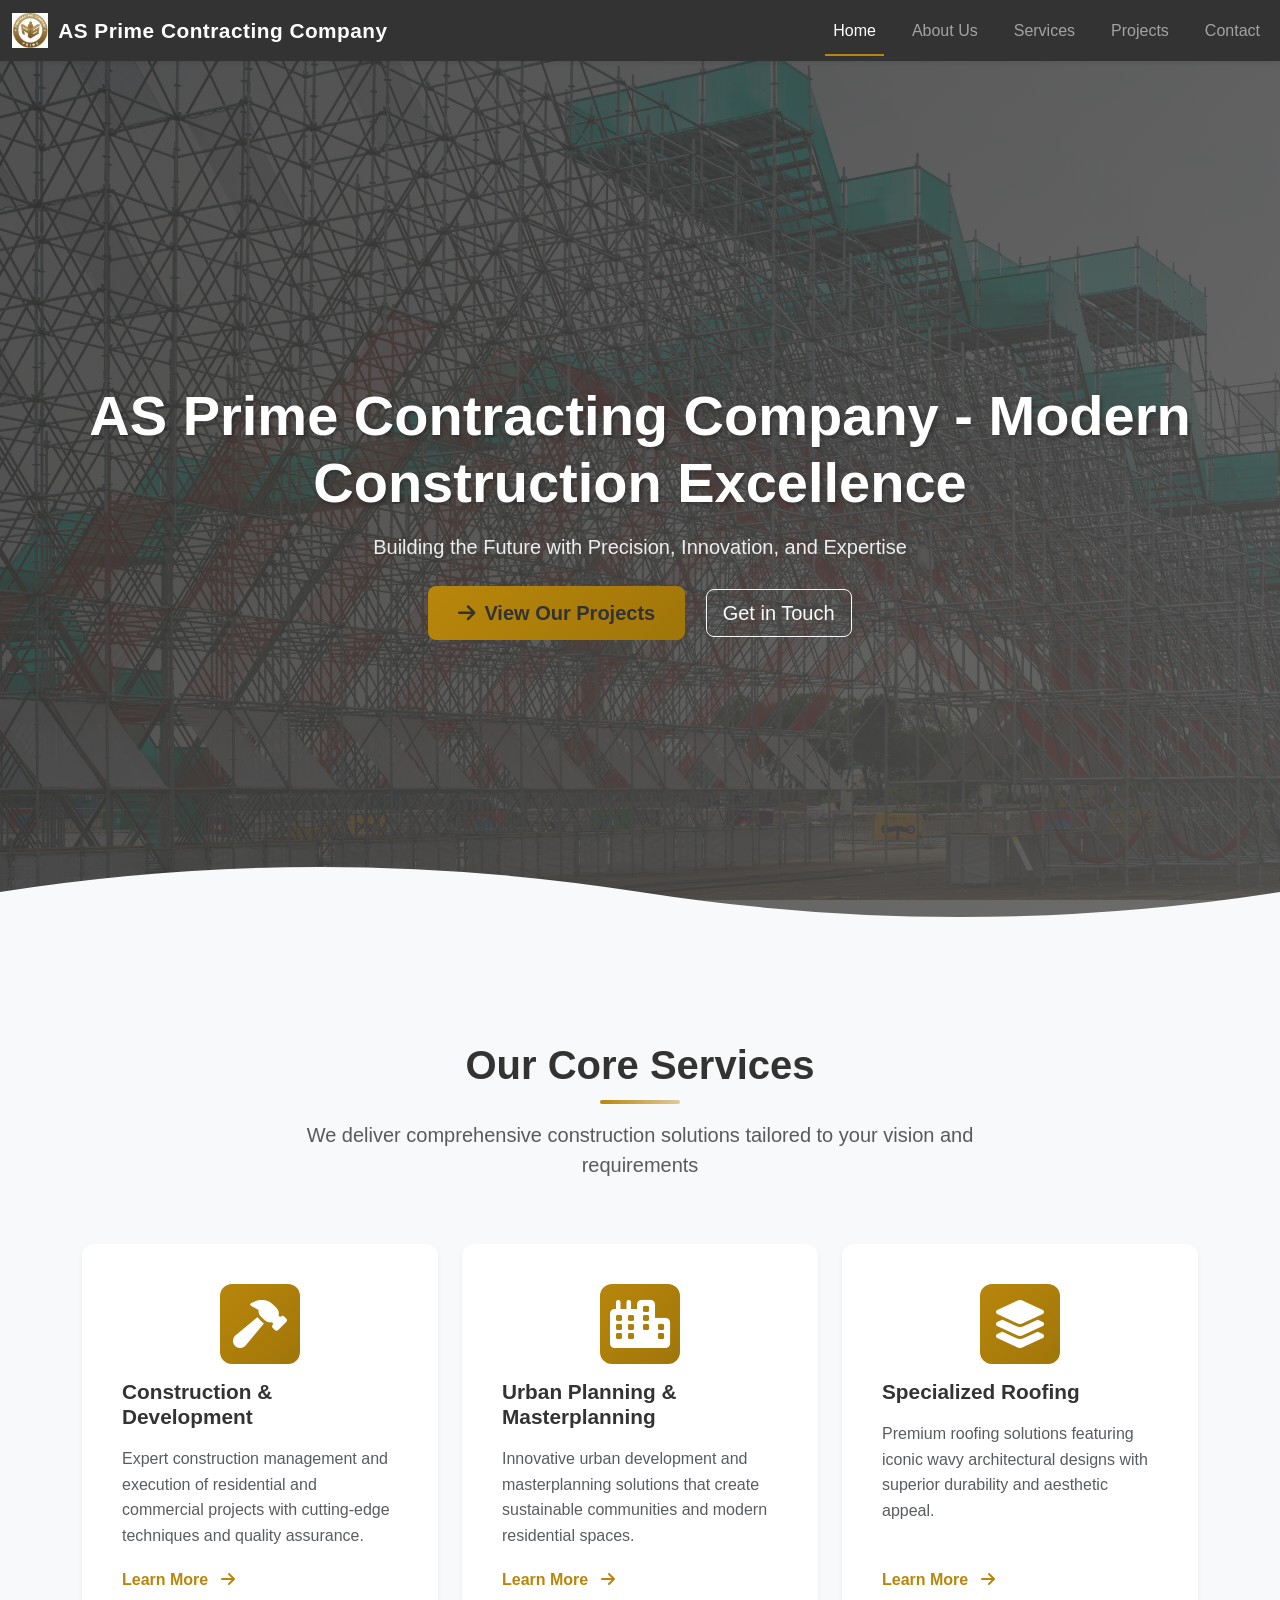
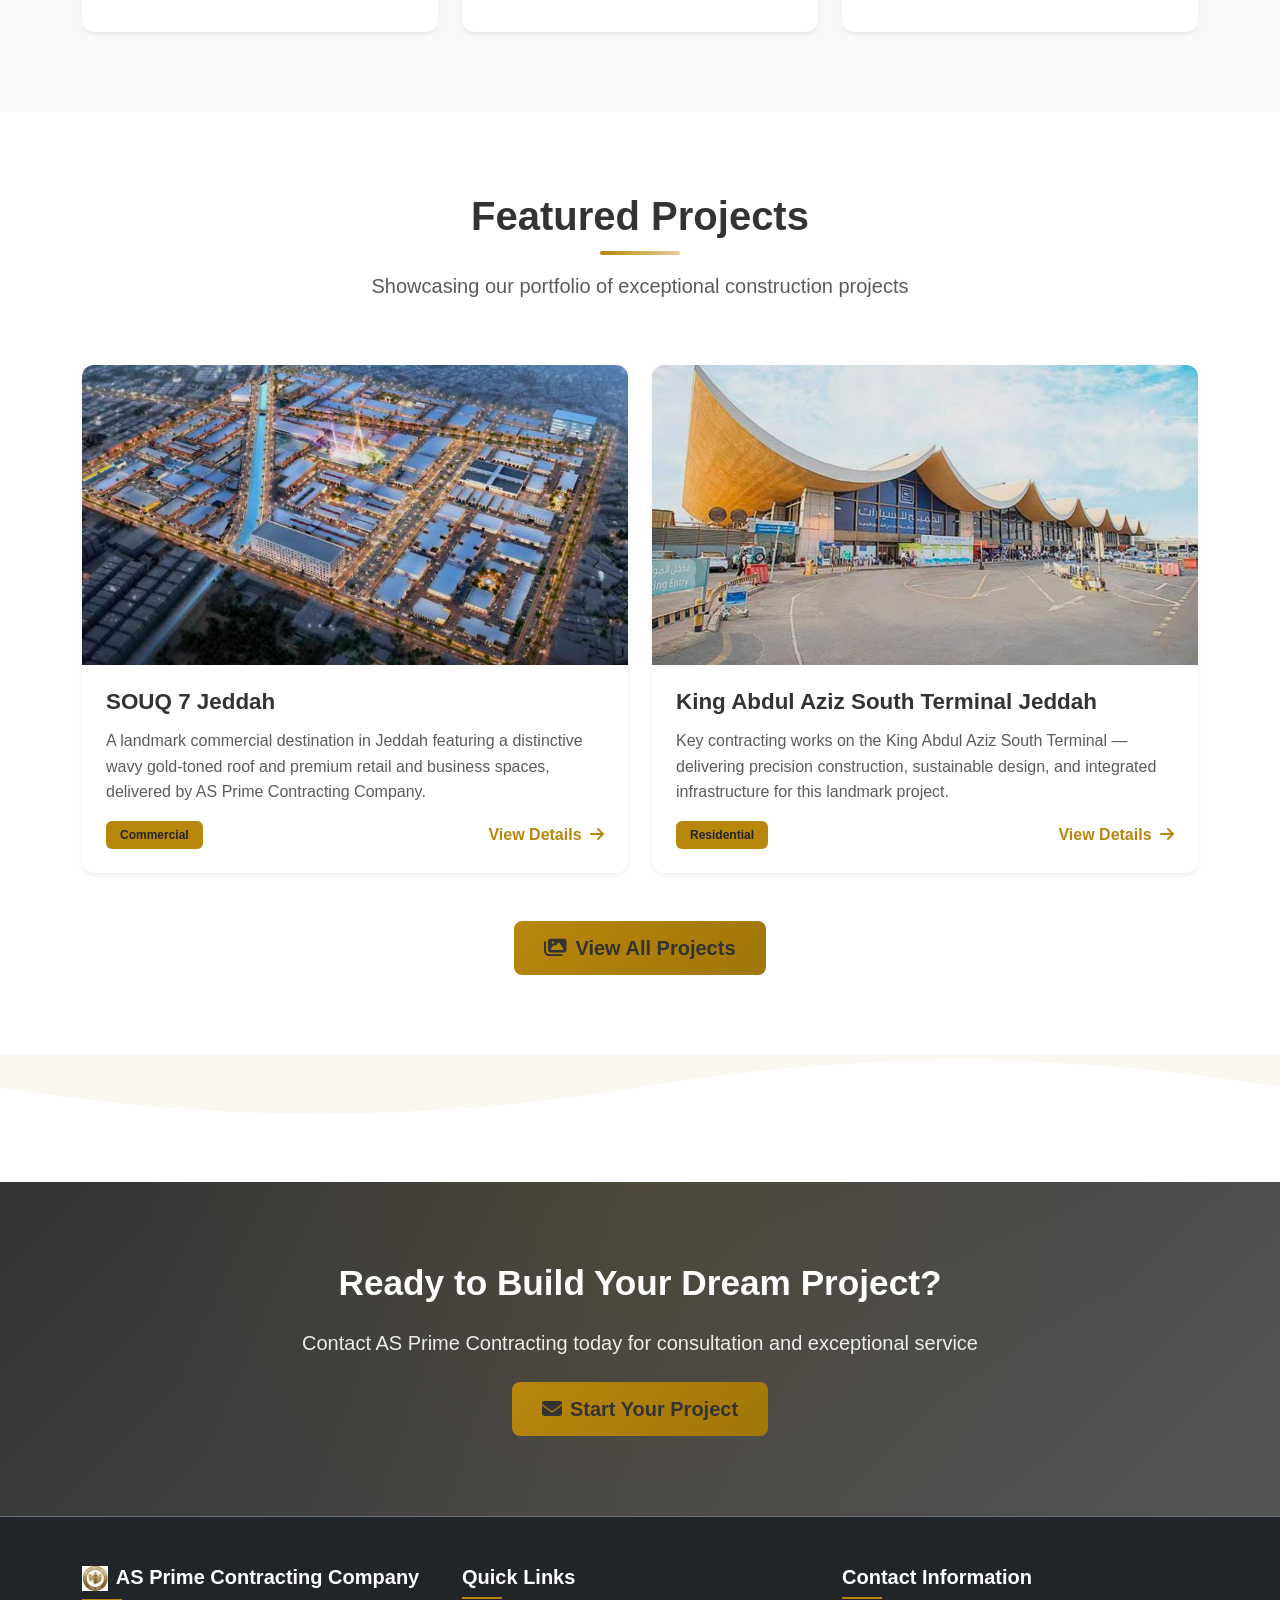
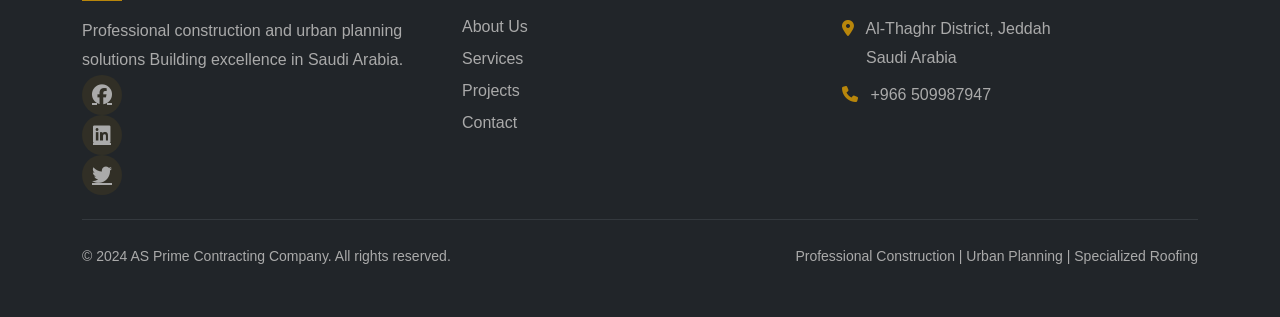
<file: index.html>
<!DOCTYPE html>
<html lang="en">
<head>
    <meta charset="UTF-8">
    <meta name="viewport" content="width=device-width, initial-scale=1.0">
    <title>AS Prime Contracting Company - Professional Construction Solutions</title>
    <meta name="description" content="AS Prime Contracting Company delivers construction, urban planning, development, and specialized roofing solutions across Jeddah and Saudi Arabia.">
    <link rel="canonical" href="https://asprimecontracting.com/">
    
    <!-- Bootstrap 5 CSS -->
    <link href="https://cdn.jsdelivr.net/npm/bootstrap@5.3.0/dist/css/bootstrap.min.css" rel="stylesheet">
    
    <!-- Font Awesome for Icons -->
    <link rel="stylesheet" href="https://cdnjs.cloudflare.com/ajax/libs/font-awesome/6.4.0/css/all.min.css">
    
    <!-- Custom CSS -->
    <link rel="stylesheet" href="assets/css/style.css">
</head>
<body>
    <!-- Navigation Bar -->
    <nav class="navbar navbar-expand-lg navbar-dark bg-dark sticky-top shadow-sm">
        <div class="container-fluid">
            <a class="navbar-brand fw-bold d-flex align-items-center" href="index.html">
                <img src="assets/images/logo.jpg" alt="AS Prime Logo" style="height: 35px; margin-right: 10px;">
                <span>AS Prime Contracting Company</span>
            </a>
            <button class="navbar-toggler" type="button" data-bs-toggle="collapse" data-bs-target="#navbarNav" 
                    aria-controls="navbarNav" aria-expanded="false" aria-label="Toggle navigation">
                <span class="navbar-toggler-icon"></span>
            </button>
            <div class="collapse navbar-collapse" id="navbarNav">
                <ul class="navbar-nav ms-auto">
                    <li class="nav-item">
                        <a class="nav-link active" href="index.html">Home</a>
                    </li>
                    <li class="nav-item">
                        <a class="nav-link" href="about.html">About Us</a>
                    </li>
                    <li class="nav-item">
                        <a class="nav-link" href="services.html">Services</a>
                    </li>
                    <li class="nav-item">
                        <a class="nav-link" href="projects.html">Projects</a>
                    </li>
                    <li class="nav-item">
                        <a class="nav-link" href="contact.html">Contact</a>
                    </li>
                </ul>
            </div>
        </div>
    </nav>

    <!-- Hero Section -->
    <section class="hero-section d-flex align-items-center justify-content-center position-relative overflow-hidden">
        <div class="hero-content text-center text-white position-relative z-3">
            <h1 class="display-3 fw-bold mb-3">AS Prime Contracting Company - Modern Construction Excellence</h1>
            <p class="lead fs-5 mb-4">Building the Future with Precision, Innovation, and Expertise</p>
            <a href="projects.html" class="btn btn-gold btn-lg me-3">
                <i class="fas fa-arrow-right me-2"></i>View Our Projects
            </a>
            <a href="contact.html" class="btn btn-outline-light btn-lg">
                Get in Touch
            </a>
        </div>
        <!-- Decorative Wave Shape (curved divider) -->
        <svg class="hero-wave position-absolute bottom-0 start-0" viewBox="0 0 1200 120" preserveAspectRatio="none">
            <path d="M0,50 Q300,0 600,50 T1200,50 L1200,120 L0,120 Z" fill="#f8f9fa"></path>
        </svg>
    </section>

    <!-- Services Overview Section -->
    <section class="services-overview section-padding bg-light">
        <div class="container">
            <div class="row mb-5 text-center">
                <div class="col-lg-8 mx-auto">
                    <h2 class="section-title mb-3">Our Core Services</h2>
                    <p class="text-muted fs-5">We deliver comprehensive construction solutions tailored to your vision and requirements</p>
                </div>
            </div>
            
            <div class="row g-4">
                <!-- Service Card 1 -->
                <div class="col-md-6 col-lg-4">
                    <div class="service-card h-100 shadow-sm border-0 rounded-lg overflow-hidden transition-all">
                        <div class="service-icon bg-gold-gradient text-white d-flex align-items-center justify-content-center mb-3">
                            <i class="fas fa-hammer fa-3x"></i>
                        </div>
                        <h4 class="mb-3">Construction & Development</h4>
                        <p class="text-muted">Expert construction management and execution of residential and commercial projects with cutting-edge techniques and quality assurance.</p>
                        <a href="services.html" class="text-gold fw-bold text-decoration-none">Learn More <i class="fas fa-arrow-right ms-2"></i></a>
                    </div>
                </div>

                <!-- Service Card 2 -->
                <div class="col-md-6 col-lg-4">
                    <div class="service-card h-100 shadow-sm border-0 rounded-lg overflow-hidden transition-all">
                        <div class="service-icon bg-gold-gradient text-white d-flex align-items-center justify-content-center mb-3">
                            <i class="fas fa-city fa-3x"></i>
                        </div>
                        <h4 class="mb-3">Urban Planning & Masterplanning</h4>
                        <p class="text-muted">Innovative urban development and masterplanning solutions that create sustainable communities and modern residential spaces.</p>
                        <a href="services.html" class="text-gold fw-bold text-decoration-none">Learn More <i class="fas fa-arrow-right ms-2"></i></a>
                    </div>
                </div>

                <!-- Service Card 3 -->
                <div class="col-md-6 col-lg-4">
                    <div class="service-card h-100 shadow-sm border-0 rounded-lg overflow-hidden transition-all">
                        <div class="service-icon bg-gold-gradient text-white d-flex align-items-center justify-content-center mb-3">
                            <i class="fas fa-layer-group fa-3x"></i>
                        </div>
                        <h4 class="mb-3">Specialized Roofing</h4>
                        <p class="text-muted">Premium roofing solutions featuring iconic wavy architectural designs with superior durability and aesthetic appeal.</p>
                        <a href="services.html" class="text-gold fw-bold text-decoration-none">Learn More <i class="fas fa-arrow-right ms-2"></i></a>
                    </div>
                </div>
            </div>
        </div>
    </section>

    <!-- Featured Projects Section -->
    <section class="featured-projects section-padding">
        <div class="container">
            <div class="row mb-5 text-center">
                <div class="col-lg-8 mx-auto">
                    <h2 class="section-title mb-3">Featured Projects</h2>
                    <p class="text-muted fs-5">Showcasing our portfolio of exceptional construction projects</p>
                </div>
            </div>

            <div class="row g-4">
                <!-- Project 1 -->
                <div class="col-lg-6">
                    <div class="project-card shadow-sm border-0 rounded-lg overflow-hidden">
                        <div class="project-image" style="height: 300px; background-size: cover; background-position: center; background-image: url('assets/images/project1.jpeg');">
                        </div>
                        <div class="project-info p-4">
                            <h4>SOUQ 7 Jeddah</h4>
                            <p class="text-muted mb-3">A landmark commercial destination in Jeddah featuring a distinctive wavy gold-toned roof and premium retail and business spaces, delivered by AS Prime Contracting Company.</p>
                            <div class="d-flex justify-content-between align-items-center">
                                <span class="badge bg-gold text-dark">Commercial</span>
                                <a href="projects.html" class="text-gold fw-bold text-decoration-none">View Details <i class="fas fa-arrow-right ms-1"></i></a>
                            </div>
                        </div>
                    </div>
                </div>

                <!-- Project 2 -->
                <div class="col-lg-6">
                    <div class="project-card shadow-sm border-0 rounded-lg overflow-hidden">
                        <div class="project-image" style="height: 300px; background-size: cover; background-position: center; background-image: url('assets/images/project2.png');">
                        </div>
                        <div class="project-info p-4">
                            <h4>King Abdul Aziz South Terminal Jeddah</h4>
                            <p class="text-muted mb-3">Key contracting works on the King Abdul Aziz South Terminal — delivering precision construction, sustainable design, and integrated infrastructure for this landmark project.</p>
                            <div class="d-flex justify-content-between align-items-center">
                                <span class="badge bg-gold text-dark">Residential</span>
                                <a href="projects.html" class="text-gold fw-bold text-decoration-none">View Details <i class="fas fa-arrow-right ms-1"></i></a>
                            </div>
                        </div>
                    </div>
                </div>
            </div>

            <div class="text-center mt-5">
                <a href="projects.html" class="btn btn-gold btn-lg">
                    <i class="fas fa-images me-2"></i>View All Projects
                </a>
            </div>
        </div>
    </section>

    <!-- Wavy Divider (decorative) -->
    <svg class="divider-wave" viewBox="0 0 1200 120" preserveAspectRatio="none">
        <path d="M0,30 Q300,80 600,30 T1200,30 L1200,0 L0,0 Z" fill="#B8860B" opacity="0.1"></path>
    </svg>

    <!-- CTA Section -->
    <section class="cta-section section-padding bg-dark text-white">
        <div class="container text-center">
            <h2 class="mb-4">Ready to Build Your Dream Project?</h2>
            <p class="fs-5 mb-4">Contact AS Prime Contracting today for consultation and exceptional service</p>
            <a href="contact.html" class="btn btn-gold btn-lg">
                <i class="fas fa-envelope me-2"></i>Start Your Project
            </a>
        </div>
    </section>

    <!-- Footer -->
    <footer class="bg-dark text-white py-5 border-top border-secondary">
        <div class="container">
            <div class="row g-4">
                <!-- Company Info -->
                <div class="col-md-4">
                    <h5 class="mb-3">
                        <img src="assets/images/logo.jpg" alt="AS Prime Logo" style="height: 25px; margin-right: 8px; display: inline-block;">AS Prime Contracting Company
                    </h5>
                    <p class="text-muted">Professional construction and urban planning solutions Building excellence in Saudi Arabia.</p>
                    <div class="social-links">
                        <a href="#" class="text-gold me-3"><i class="fab fa-facebook fa-lg"></i></a>
                        <a href="#" class="text-gold me-3"><i class="fab fa-linkedin fa-lg"></i></a>
                        <a href="#" class="text-gold"><i class="fab fa-twitter fa-lg"></i></a>
                    </div>
                </div>

                <!-- Quick Links -->
                <div class="col-md-4">
                    <h5 class="mb-3">Quick Links</h5>
                    <ul class="list-unstyled">
                        <li class="mb-2"><a href="about.html" class="text-muted text-decoration-none">About Us</a></li>
                        <li class="mb-2"><a href="services.html" class="text-muted text-decoration-none">Services</a></li>
                        <li class="mb-2"><a href="projects.html" class="text-muted text-decoration-none">Projects</a></li>
                        <li><a href="contact.html" class="text-muted text-decoration-none">Contact</a></li>
                    </ul>
                </div>

                <!-- Contact Info -->
                <div class="col-md-4">
                    <h5 class="mb-3">Contact Information</h5>
                    <p class="text-muted mb-2">
                        <i class="fas fa-map-marker-alt me-2 text-gold"></i>
                        Al-Thaghr District, Jeddah<br>
                        <span style="margin-left: 24px;">Saudi Arabia</span>
                    </p>
                    <p class="text-muted mb-0">
                        <i class="fas fa-phone me-2 text-gold"></i>
                        <a href="tel:+966509987947" class="text-muted text-decoration-none">+966 509987947</a>
                    </p>
                </div>
            </div>

            <hr class="border-secondary my-4">

            <div class="row align-items-center">
                <div class="col-md-6 text-muted small">
                    <p>&copy; 2024 AS Prime Contracting Company. All rights reserved.</p>
                </div>
                <div class="col-md-6 text-end text-muted small">
                    <p>Professional Construction | Urban Planning | Specialized Roofing</p>
                </div>
            </div>
        </div>
    </footer>

    <!-- Bootstrap 5 JS Bundle -->
    <script src="https://cdn.jsdelivr.net/npm/bootstrap@5.3.0/dist/js/bootstrap.bundle.min.js"></script>
    
    <!-- Custom JS -->
    <script src="assets/js/script.js"></script>
</body>
</html>
</file>
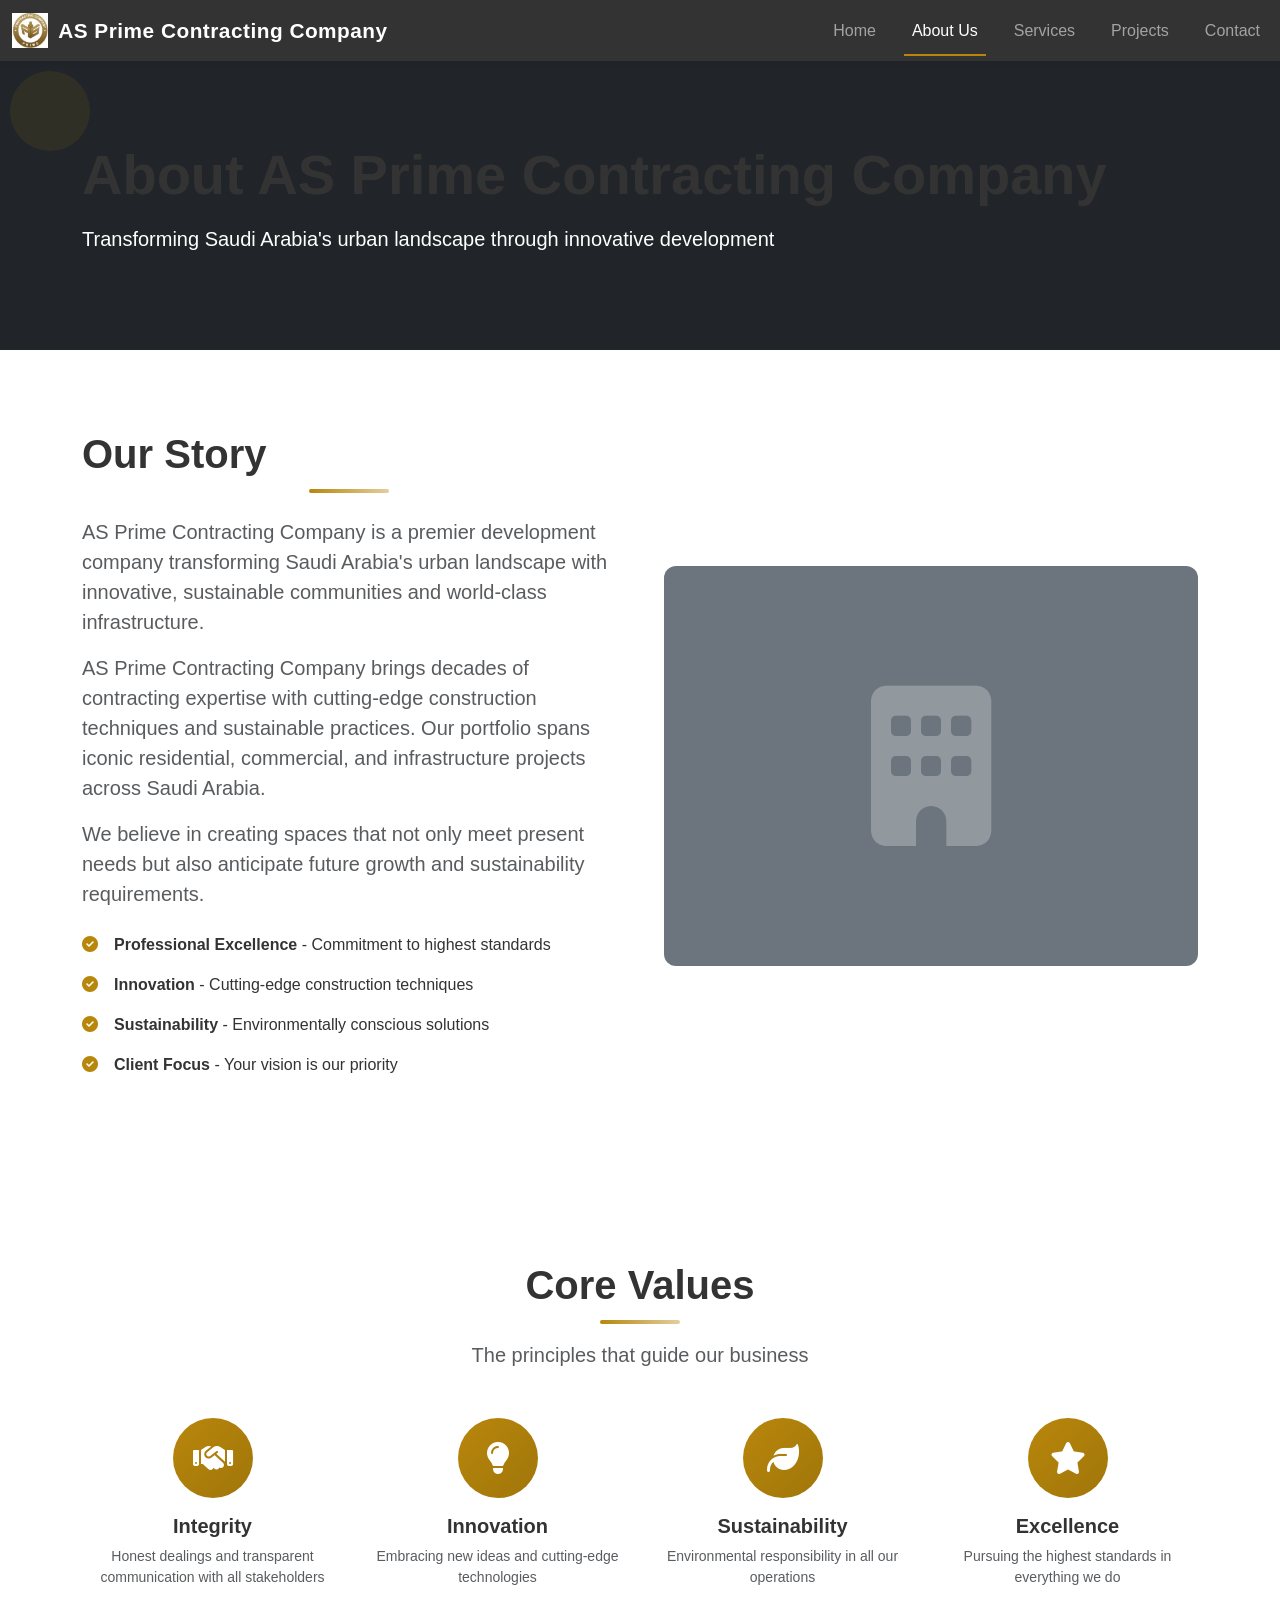
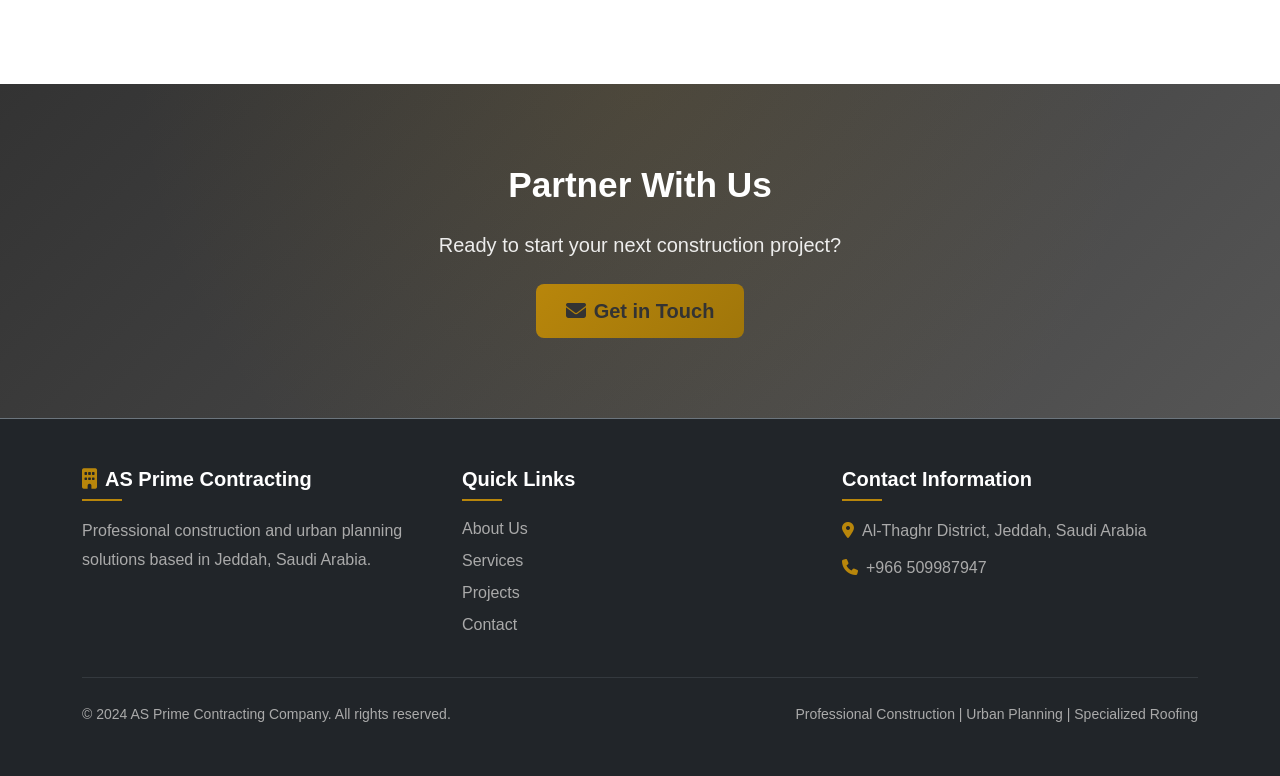
<file: about.html>
<!DOCTYPE html>
<html lang="en">
<head>
    <meta charset="UTF-8">
    <meta name="viewport" content="width=device-width, initial-scale=1.0">
    <title>About Us - AS Prime Contracting Company</title>
    <meta name="description" content="Learn about AS Prime Contracting Company, our values, construction expertise, and commitment to innovative development across Saudi Arabia.">
    <link rel="canonical" href="https://asprimecontracting.com/about.html">
    
    <link href="https://cdn.jsdelivr.net/npm/bootstrap@5.3.0/dist/css/bootstrap.min.css" rel="stylesheet">
    <link rel="stylesheet" href="https://cdnjs.cloudflare.com/ajax/libs/font-awesome/6.4.0/css/all.min.css">
    <link rel="stylesheet" href="assets/css/style.css">
</head>
<body data-page="about">
    <!-- Navigation Bar -->
    <nav class="navbar navbar-expand-lg navbar-dark bg-dark sticky-top shadow-sm">
        <div class="container-fluid">
            <a class="navbar-brand fw-bold d-flex align-items-center" href="index.html">
                <img src="assets/images/logo.jpg" alt="AS Prime Logo" style="height: 35px; margin-right: 10px;">
                <span>AS Prime Contracting Company</span>
            </a>
            <button class="navbar-toggler" type="button" data-bs-toggle="collapse" data-bs-target="#navbarNav">
                <span class="navbar-toggler-icon"></span>
            </button>
            <div class="collapse navbar-collapse" id="navbarNav">
                <ul class="navbar-nav ms-auto">
                    <li class="nav-item"><a class="nav-link" href="index.html">Home</a></li>
                    <li class="nav-item"><a class="nav-link active" href="about.html">About Us</a></li>
                    <li class="nav-item"><a class="nav-link" href="services.html">Services</a></li>
                    <li class="nav-item"><a class="nav-link" href="projects.html">Projects</a></li>
                    <li class="nav-item"><a class="nav-link" href="contact.html">Contact</a></li>
                </ul>
            </div>
        </div>
    </nav>

    <!-- Page Header -->
    <section class="page-header section-padding bg-dark text-white position-relative overflow-hidden">
        <svg class="position-absolute top-0 start-0" width="100" height="100" viewBox="0 0 100 100" opacity="0.1">
            <circle cx="50" cy="50" r="40" fill="#B8860B"/>
        </svg>
        <div class="container position-relative z-3">
            <h1 class="display-4 fw-bold mb-3">About AS Prime Contracting Company</h1>
            <p class="fs-5">Transforming Saudi Arabia's urban landscape through innovative development</p>
        </div>
    </section>

    <!-- Company Overview -->
    <section class="section-padding">
        <div class="container">
            <div class="row align-items-center g-5">
                <div class="col-lg-6">
                    <h2 class="section-title mb-4">Our Story</h2>
                    <p class="fs-5 mb-3 text-muted">AS Prime Contracting Company is a premier development company transforming Saudi Arabia's urban landscape with innovative, sustainable communities and world-class infrastructure.</p>
                    <p class="fs-5 mb-3 text-muted">AS Prime Contracting Company brings decades of contracting expertise with cutting-edge construction techniques and sustainable practices. Our portfolio spans iconic residential, commercial, and infrastructure projects across Saudi Arabia.</p>
                    <p class="fs-5 mb-4 text-muted">We believe in creating spaces that not only meet present needs but also anticipate future growth and sustainability requirements.</p>
                    <ul class="list-unstyled mb-4">
                        <li class="mb-3"><i class="fas fa-check-circle me-3" style="color: #B8860B;"></i><strong>Professional Excellence</strong> - Commitment to highest standards</li>
                        <li class="mb-3"><i class="fas fa-check-circle me-3" style="color: #B8860B;"></i><strong>Innovation</strong> - Cutting-edge construction techniques</li>
                        <li class="mb-3"><i class="fas fa-check-circle me-3" style="color: #B8860B;"></i><strong>Sustainability</strong> - Environmentally conscious solutions</li>
                        <li><i class="fas fa-check-circle me-3" style="color: #B8860B;"></i><strong>Client Focus</strong> - Your vision is our priority</li>
                    </ul>
                </div>
                <div class="col-lg-6">
                    <div class="bg-secondary rounded-lg p-5" style="min-height: 400px; display: flex; align-items: center; justify-content: center;">
                        <i class="fas fa-building fa-10x text-white opacity-25"></i>
                    </div>
                </div>
            </div>
        </div>
    </section>



    <!-- Core Values -->
    <section class="section-padding">
        <div class="container">
            <div class="text-center mb-5">
                <h2 class="section-title mb-3">Core Values</h2>
                <p class="text-muted fs-5">The principles that guide our business</p>
            </div>

            <div class="row g-4">
                <div class="col-md-6 col-lg-3">
                    <div class="text-center">
                        <div class="bg-gold-gradient text-white rounded-circle d-inline-flex align-items-center justify-content-center mb-3" style="width: 80px; height: 80px;">
                            <i class="fas fa-handshake fa-2x"></i>
                        </div>
                        <h5 class="mb-2">Integrity</h5>
                        <p class="text-muted small">Honest dealings and transparent communication with all stakeholders</p>
                    </div>
                </div>

                <div class="col-md-6 col-lg-3">
                    <div class="text-center">
                        <div class="bg-gold-gradient text-white rounded-circle d-inline-flex align-items-center justify-content-center mb-3" style="width: 80px; height: 80px;">
                            <i class="fas fa-lightbulb fa-2x"></i>
                        </div>
                        <h5 class="mb-2">Innovation</h5>
                        <p class="text-muted small">Embracing new ideas and cutting-edge technologies</p>
                    </div>
                </div>

                <div class="col-md-6 col-lg-3">
                    <div class="text-center">
                        <div class="bg-gold-gradient text-white rounded-circle d-inline-flex align-items-center justify-content-center mb-3" style="width: 80px; height: 80px;">
                            <i class="fas fa-leaf fa-2x"></i>
                        </div>
                        <h5 class="mb-2">Sustainability</h5>
                        <p class="text-muted small">Environmental responsibility in all our operations</p>
                    </div>
                </div>

                <div class="col-md-6 col-lg-3">
                    <div class="text-center">
                        <div class="bg-gold-gradient text-white rounded-circle d-inline-flex align-items-center justify-content-center mb-3" style="width: 80px; height: 80px;">
                            <i class="fas fa-star fa-2x"></i>
                        </div>
                        <h5 class="mb-2">Excellence</h5>
                        <p class="text-muted small">Pursuing the highest standards in everything we do</p>
                    </div>
                </div>
            </div>
        </div>
    </section>

    <!-- CTA Section -->
    <section class="cta-section section-padding bg-dark text-white">
        <div class="container text-center">
            <h2 class="mb-4">Partner With Us</h2>
            <p class="fs-5 mb-4">Ready to start your next construction project?</p>
            <a href="contact.html" class="btn btn-gold btn-lg">
                <i class="fas fa-envelope me-2"></i>Get in Touch
            </a>
        </div>
    </section>

    <!-- Footer -->
    <footer class="bg-dark text-white py-5 border-top border-secondary">
        <div class="container">
            <div class="row g-4">
                <div class="col-md-4">
                    <h5 class="mb-3"><i class="fas fa-building me-2" style="color: #B8860B;"></i>AS Prime Contracting</h5>
                    <p class="text-muted">Professional construction and urban planning solutions based in Jeddah, Saudi Arabia.</p>
                </div>
                <div class="col-md-4">
                    <h5 class="mb-3">Quick Links</h5>
                    <ul class="list-unstyled">
                        <li class="mb-2"><a href="about.html" class="text-muted text-decoration-none">About Us</a></li>
                        <li class="mb-2"><a href="services.html" class="text-muted text-decoration-none">Services</a></li>
                        <li class="mb-2"><a href="projects.html" class="text-muted text-decoration-none">Projects</a></li>
                        <li><a href="contact.html" class="text-muted text-decoration-none">Contact</a></li>
                    </ul>
                </div>
                <div class="col-md-4">
                    <h5 class="mb-3">Contact Information</h5>
                    <p class="text-muted mb-2"><i class="fas fa-map-marker-alt me-2 text-gold"></i>Al-Thaghr District, Jeddah, Saudi Arabia</p>
                    <p class="text-muted mb-0"><i class="fas fa-phone me-2 text-gold"></i><a href="tel:+966509987947" class="text-muted text-decoration-none">+966 509987947</a></p>
                </div>
            </div>
            <hr class="border-secondary my-4">
            <div class="row align-items-center">
                <div class="col-md-6 text-muted small"><p>&copy; 2024 AS Prime Contracting Company. All rights reserved.</p></div>
                <div class="col-md-6 text-end text-muted small"><p>Professional Construction | Urban Planning | Specialized Roofing</p></div>
            </div>
        </div>
    </footer>

    <script src="https://cdn.jsdelivr.net/npm/bootstrap@5.3.0/dist/js/bootstrap.bundle.min.js"></script>
    <script src="assets/js/script.js"></script>
</body>
</html>
</file>
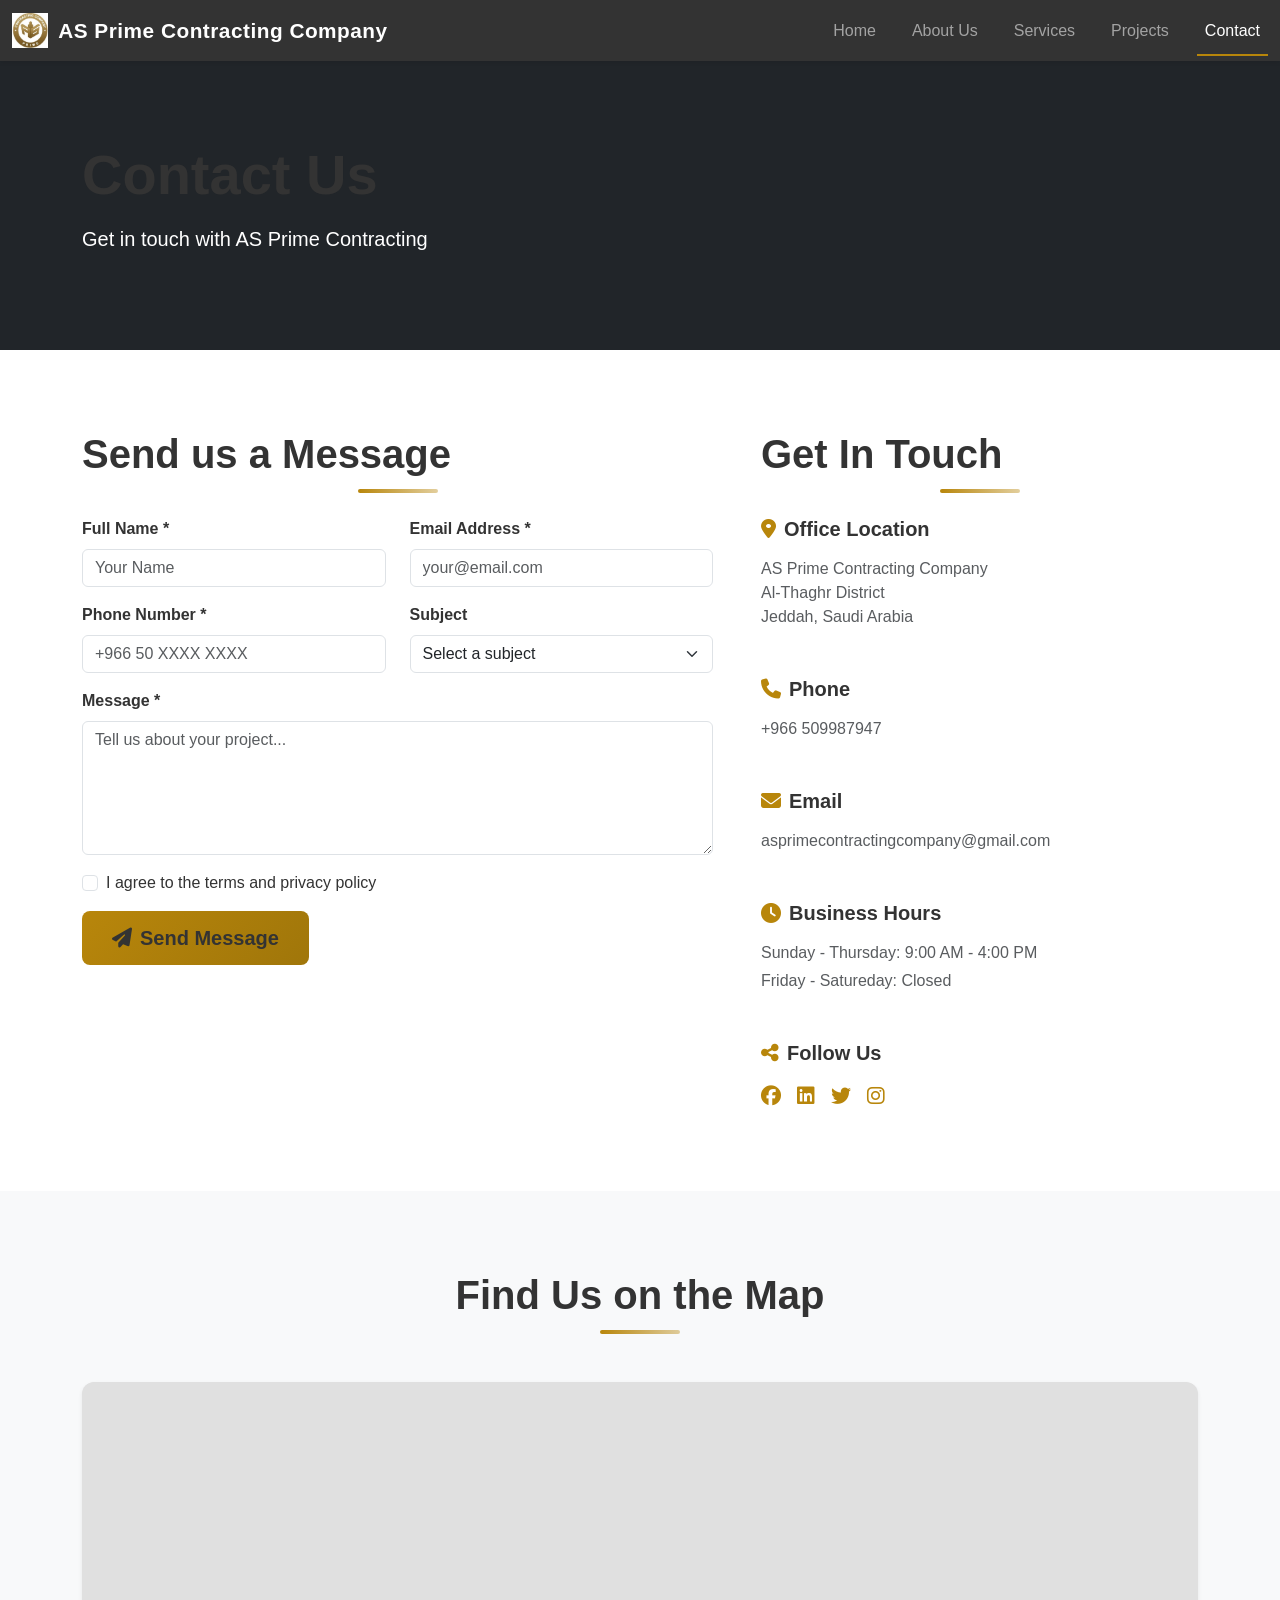
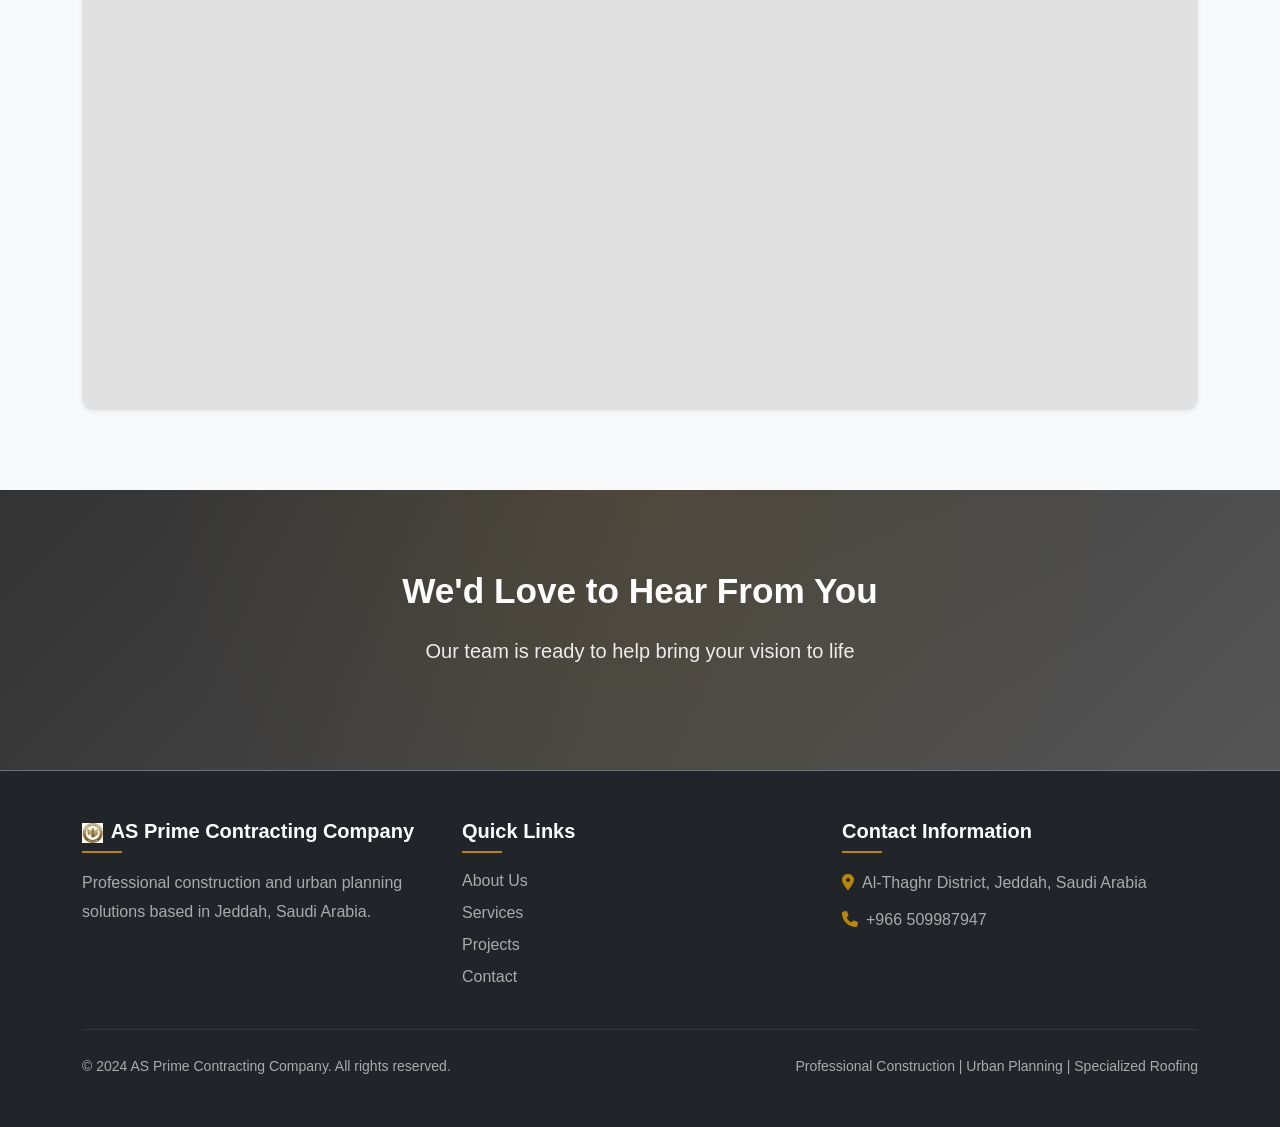
<file: contact.html>
<!DOCTYPE html>
<html lang="en">
<head>
    <meta charset="UTF-8">
    <meta name="viewport" content="width=device-width, initial-scale=1.0">
    <title>Contact Us - AS Prime Contracting Company</title>
    <meta name="description" content="Contact AS Prime Contracting Company in Jeddah for construction, development, urban planning, and specialized roofing project inquiries.">
    <link rel="canonical" href="https://asprimecontracting.com/contact.html">
    
    <link href="https://cdn.jsdelivr.net/npm/bootstrap@5.3.0/dist/css/bootstrap.min.css" rel="stylesheet">
    <link rel="stylesheet" href="https://cdnjs.cloudflare.com/ajax/libs/font-awesome/6.4.0/css/all.min.css">
    <link rel="stylesheet" href="assets/css/style.css">
</head>
<body data-page="contact">
    <!-- Navigation Bar -->
    <nav class="navbar navbar-expand-lg navbar-dark bg-dark sticky-top shadow-sm">
        <div class="container-fluid">
            <a class="navbar-brand fw-bold d-flex align-items-center" href="index.html">
                <img src="assets/images/logo.jpg" alt="AS Prime Logo" style="height: 35px; margin-right: 10px;">
                <span>AS Prime Contracting Company</span>
            </a>
            <button class="navbar-toggler" type="button" data-bs-toggle="collapse" data-bs-target="#navbarNav">
                <span class="navbar-toggler-icon"></span>
            </button>
            <div class="collapse navbar-collapse" id="navbarNav">
                <ul class="navbar-nav ms-auto">
                    <li class="nav-item"><a class="nav-link" href="index.html">Home</a></li>
                    <li class="nav-item"><a class="nav-link" href="about.html">About Us</a></li>
                    <li class="nav-item"><a class="nav-link" href="services.html">Services</a></li>
                    <li class="nav-item"><a class="nav-link" href="projects.html">Projects</a></li>
                    <li class="nav-item"><a class="nav-link active" href="contact.html">Contact</a></li>
                </ul>
            </div>
        </div>
    </nav>

    <!-- Page Header -->
    <section class="page-header section-padding bg-dark text-white position-relative overflow-hidden">
        <div class="container position-relative z-3">
            <h1 class="display-4 fw-bold mb-3">Contact Us</h1>
            <p class="fs-5">Get in touch with AS Prime Contracting</p>
        </div>
    </section>

    <!-- Contact Content -->
    <section class="section-padding">
        <div class="container">
            <div class="row g-5">
                <!-- Contact Form -->
                <div class="col-lg-7">
                    <h2 class="section-title mb-4">Send us a Message</h2>
                    
                    <!-- Alert for form messages -->
                    <div id="formAlert"></div>

                    <form id="contactForm" novalidate>
                        <div class="row mb-3">
                            <div class="col-md-6">
                                <label for="name" class="form-label fw-bold">Full Name *</label>
                                <input type="text" class="form-control" id="name" name="name" placeholder="Your Name" required>
                                <div class="invalid-feedback">
                                    Please provide a valid name.
                                </div>
                            </div>
                            <div class="col-md-6">
                                <label for="email" class="form-label fw-bold">Email Address *</label>
                                <input type="email" class="form-control" id="email" name="email" placeholder="your@email.com" required>
                                <div class="invalid-feedback">
                                    Please provide a valid email.
                                </div>
                            </div>
                        </div>

                        <div class="row mb-3">
                            <div class="col-md-6">
                                <label for="phone" class="form-label fw-bold">Phone Number *</label>
                                <input type="tel" class="form-control" id="phone" name="phone" placeholder="+966 50 XXXX XXXX" required>
                                <div class="invalid-feedback">
                                    Please provide a valid phone number.
                                </div>
                            </div>
                            <div class="col-md-6">
                                <label for="subject" class="form-label fw-bold">Subject</label>
                                <select class="form-select" id="subject" name="subject">
                                    <option value="">Select a subject</option>
                                    <option value="construction">Construction Project</option>
                                    <option value="urban-planning">Urban Planning</option>
                                    <option value="roofing">Specialized Roofing</option>
                                    <option value="general">General Inquiry</option>
                                </select>
                            </div>
                        </div>

                        <div class="mb-3">
                            <label for="message" class="form-label fw-bold">Message *</label>
                            <textarea class="form-control" id="message" name="message" rows="5" placeholder="Tell us about your project..." required></textarea>
                            <div class="invalid-feedback">
                                Please provide a message.
                            </div>
                        </div>

                        <div class="mb-3 form-check">
                            <input type="checkbox" class="form-check-input" id="terms" name="terms" required>
                            <label class="form-check-label" for="terms">
                                I agree to the terms and privacy policy
                            </label>
                        </div>

                        <button type="submit" class="btn btn-gold btn-lg">
                            <i class="fas fa-paper-plane me-2"></i>Send Message
                        </button>
                    </form>
                </div>

                <!-- Contact Information -->
                <div class="col-lg-5">
                    <h2 class="section-title mb-4">Get In Touch</h2>

                    <!-- Office Location -->
                    <div class="mb-5">
                        <h5 class="mb-3">
                            <i class="fas fa-map-marker-alt me-2 text-gold"></i>Office Location
                        </h5>
                        <p class="text-muted mb-2">
                            AS Prime Contracting Company<br>
                            Al-Thaghr District<br>
                            Jeddah, Saudi Arabia
                        </p>
                    </div>

                    <!-- Phone -->
                    <div class="mb-5">
                        <h5 class="mb-3">
                            <i class="fas fa-phone me-2 text-gold"></i>Phone
                        </h5>
                        <p class="text-muted mb-0">
                            <a href="tel:+966509987947" class="text-decoration-none text-muted">
                                +966 509987947
                            </a>
                        </p>
                    </div>

                    <!-- Email -->
                    <div class="mb-5">
                        <h5 class="mb-3">
                            <i class="fas fa-envelope me-2 text-gold"></i>Email
                        </h5>
                        <p class="text-muted mb-0">
                            <a href="mailto:asprimecontractingcompany@gmail.com" class="text-decoration-none text-muted">
                                asprimecontractingcompany@gmail.com
                            </a>
                        </p>
                    </div>

                    <!-- Business Hours -->
                    <div class="mb-5">
                        <h5 class="mb-3">
                            <i class="fas fa-clock me-2 text-gold"></i>Business Hours
                        </h5>
                        <p class="text-muted mb-1">Sunday - Thursday: 9:00 AM - 4:00 PM</p>
                        <p class="text-muted mb-0">Friday - Satureday: Closed</p>
                    </div>

                    <!-- Follow Us -->
                    <div>
                        <h5 class="mb-3">
                            <i class="fas fa-share-alt me-2 text-gold"></i>Follow Us
                        </h5>
                        <div class="d-flex flex-row align-items-center gap-3">
                            <a href="#" class="text-gold fs-5"><i class="fab fa-facebook"></i></a>
                            <a href="#" class="text-gold fs-5"><i class="fab fa-linkedin"></i></a>
                            <a href="#" class="text-gold fs-5"><i class="fab fa-twitter"></i></a>
                            <a href="#" class="text-gold fs-5"><i class="fab fa-instagram"></i></a>
                        </div>
                    </div>
                </div>
            </div>
        </div>
    </section>

    <!-- Map Section (Placeholder) -->
    <section class="section-padding bg-light">
        <div class="container">
            <h2 class="section-title text-center mb-5">Find Us on the Map</h2>
            <div class="ratio ratio-16x9 rounded-lg overflow-hidden shadow-sm" style="background-color: #e0e0e0;">
                <!-- Placeholder for Google Maps or similar -->
                <iframe 
                    src="https://www.google.com/maps/embed?pb=!1m18!1m12!1m3!1d3577.2832462355937!2d39.1722!3d21.5433!2m3!1f0!2f0!3f0!3m2!1i1024!2i768!4f13.1!3m3!1m2!1s0x15c2cf8e4d0e0e0d%3A0x0!2sJeddah!5e0!3m2!1sen!2ssa!4v1234567890" 
                    width="100%" 
                    height="400" 
                    style="border:0;" 
                    allowfullscreen="" 
                    loading="lazy" 
                    referrerpolicy="no-referrer-when-downgrade">
                </iframe>
            </div>
        </div>
    </section>

    <!-- CTA Section -->
    <section class="cta-section section-padding bg-dark text-white">
        <div class="container text-center">
            <h2 class="mb-4">We'd Love to Hear From You</h2>
            <p class="fs-5 mb-4">Our team is ready to help bring your vision to life</p>
        </div>
    </section>

    <!-- Footer -->
    <footer class="bg-dark text-white py-5 border-top border-secondary">
        <div class="container">
            <div class="row g-4">
                <div class="col-md-4">
                    <h5 class="mb-3"><img src="assets/images/logo.jpg" alt="AS Prime Logo" style="height: 20px; display: inline-block; margin-right: 8px;">AS Prime Contracting Company</h5>
                    <p class="text-muted">Professional construction and urban planning solutions based in Jeddah, Saudi Arabia.</p>
                </div>
                <div class="col-md-4">
                    <h5 class="mb-3">Quick Links</h5>
                    <ul class="list-unstyled">
                        <li class="mb-2"><a href="about.html" class="text-muted text-decoration-none">About Us</a></li>
                        <li class="mb-2"><a href="services.html" class="text-muted text-decoration-none">Services</a></li>
                        <li class="mb-2"><a href="projects.html" class="text-muted text-decoration-none">Projects</a></li>
                        <li><a href="contact.html" class="text-muted text-decoration-none">Contact</a></li>
                    </ul>
                </div>
                <div class="col-md-4">
                    <h5 class="mb-3">Contact Information</h5>
                    <p class="text-muted mb-2"><i class="fas fa-map-marker-alt me-2 text-gold"></i>Al-Thaghr District, Jeddah, Saudi Arabia</p>
                    <p class="text-muted mb-0"><i class="fas fa-phone me-2 text-gold"></i><a href="tel:+966509987947" class="text-muted text-decoration-none">+966 509987947</a></p>
                </div>
            </div>
            <hr class="border-secondary my-4">
            <div class="row align-items-center">
                <div class="col-md-6 text-muted small"><p>&copy; 2024 AS Prime Contracting Company. All rights reserved.</p></div>
                <div class="col-md-6 text-end text-muted small"><p>Professional Construction | Urban Planning | Specialized Roofing</p></div>
            </div>
        </div>
    </footer>

    <script src="https://cdn.jsdelivr.net/npm/bootstrap@5.3.0/dist/js/bootstrap.bundle.min.js"></script>
    <script src="assets/js/script.js"></script>
</body>
</html>
</file>
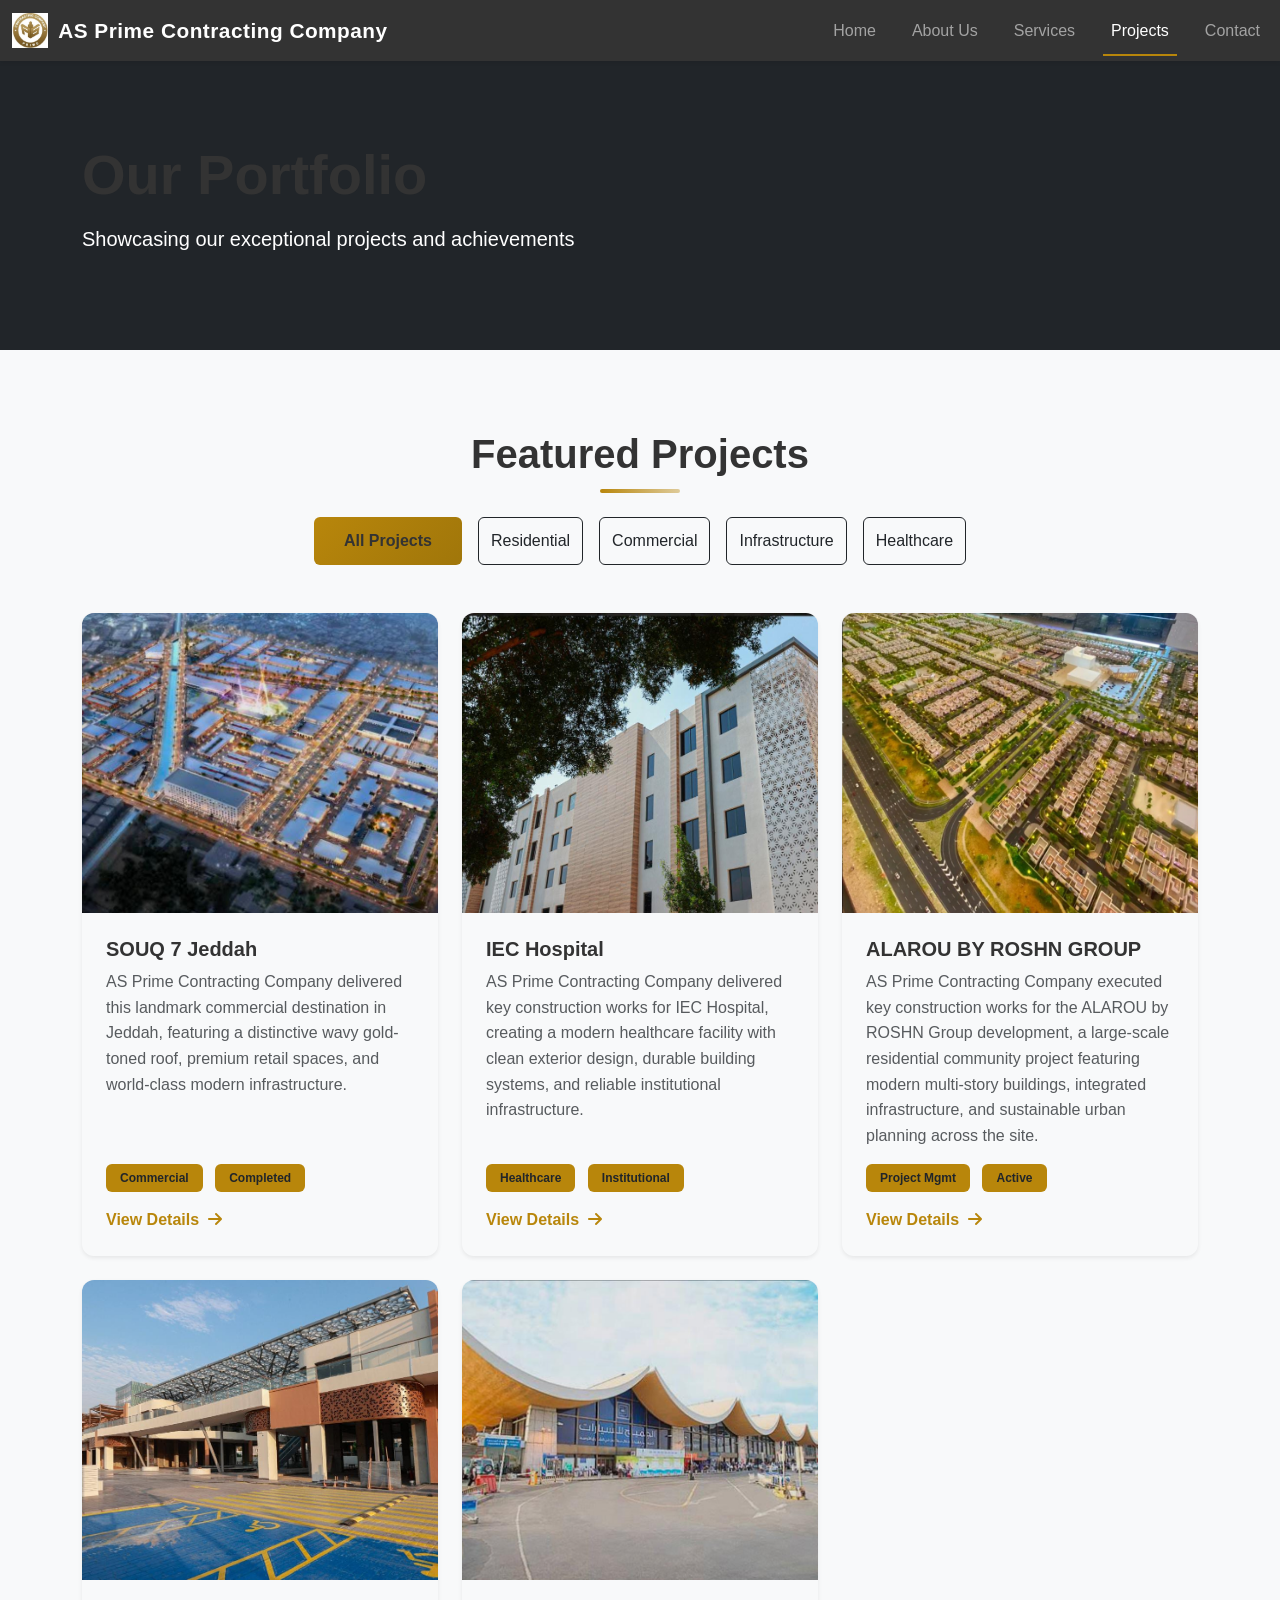
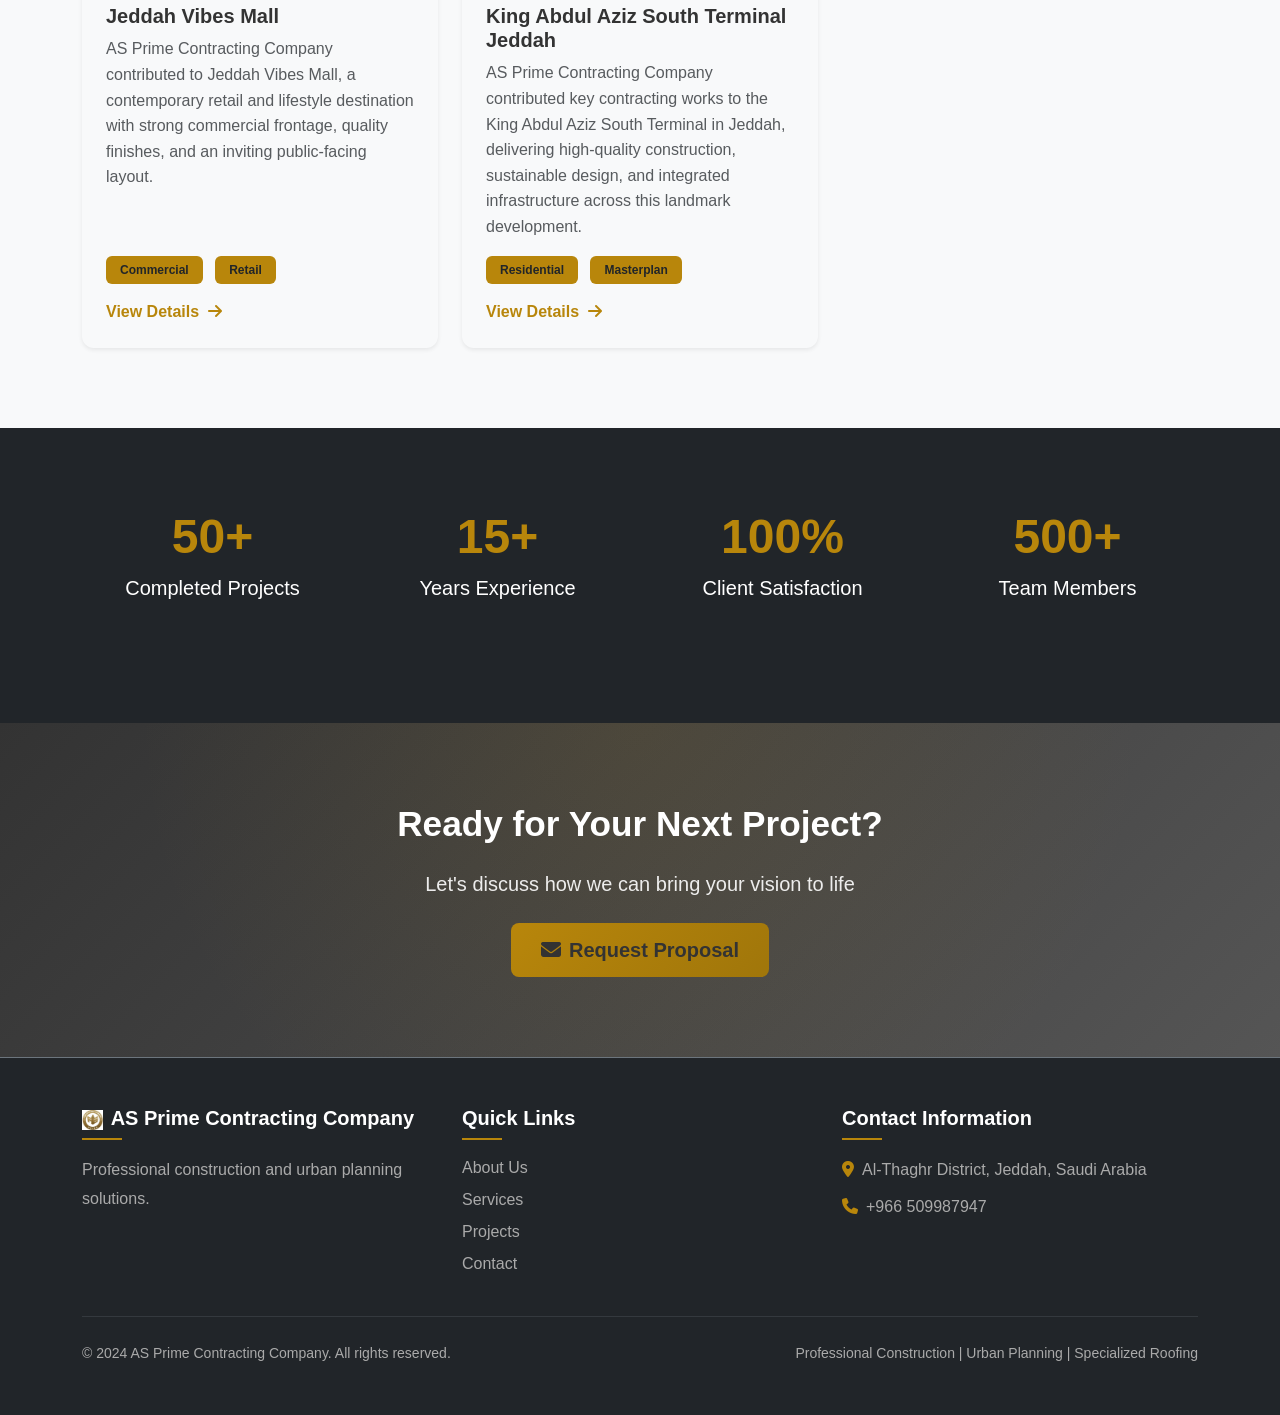
<file: projects.html>
<!DOCTYPE html>
<html lang="en">
<head>
    <meta charset="UTF-8">
    <meta name="viewport" content="width=device-width, initial-scale=1.0">
    <title>Projects & Portfolio - AS Prime Contracting Company</title>
    <meta name="description" content="View AS Prime Contracting Company projects including IEC Hospital, Jeddah Vibes Mall, and major commercial, healthcare, residential, and infrastructure developments in Jeddah and Saudi Arabia.">
    <link rel="canonical" href="https://asprimecontracting.com/projects.html">
    
    <link href="https://cdn.jsdelivr.net/npm/bootstrap@5.3.0/dist/css/bootstrap.min.css" rel="stylesheet">
    <link rel="stylesheet" href="https://cdnjs.cloudflare.com/ajax/libs/font-awesome/6.4.0/css/all.min.css">
    <link rel="stylesheet" href="assets/css/style.css">
</head>
<body data-page="projects">
    <!-- Navigation Bar -->
    <nav class="navbar navbar-expand-lg navbar-dark bg-dark sticky-top shadow-sm">
        <div class="container-fluid">
            <a class="navbar-brand fw-bold d-flex align-items-center" href="index.html">
                <img src="assets/images/logo.jpg" alt="AS Prime Logo" style="height: 35px; margin-right: 10px;">
                <span>AS Prime Contracting Company</span>
            </a>
            <button class="navbar-toggler" type="button" data-bs-toggle="collapse" data-bs-target="#navbarNav">
                <span class="navbar-toggler-icon"></span>
            </button>
            <div class="collapse navbar-collapse" id="navbarNav">
                <ul class="navbar-nav ms-auto">
                    <li class="nav-item"><a class="nav-link" href="index.html">Home</a></li>
                    <li class="nav-item"><a class="nav-link" href="about.html">About Us</a></li>
                    <li class="nav-item"><a class="nav-link" href="services.html">Services</a></li>
                    <li class="nav-item"><a class="nav-link active" href="projects.html">Projects</a></li>
                    <li class="nav-item"><a class="nav-link" href="contact.html">Contact</a></li>
                </ul>
            </div>
        </div>
    </nav>

    <!-- Page Header -->
    <section class="page-header section-padding bg-dark text-white position-relative overflow-hidden">
        <div class="container position-relative z-3">
            <h1 class="display-4 fw-bold mb-3">Our Portfolio</h1>
            <p class="fs-5">Showcasing our exceptional projects and achievements</p>
        </div>
    </section>

    <!-- Project Filters -->
    <section class="section-padding bg-light">
        <div class="container">
            <div class="text-center mb-5">
                <h2 class="section-title mb-4">Featured Projects</h2>
                <div class="d-flex justify-content-center flex-wrap gap-3">
                    <button class="btn btn-gold active" data-filter="all">All Projects</button>
                    <button class="btn btn-outline-dark" data-filter="residential">Residential</button>
                    <button class="btn btn-outline-dark" data-filter="commercial">Commercial</button>
                    <button class="btn btn-outline-dark" data-filter="infrastructure">Infrastructure</button>
                    <button class="btn btn-outline-dark" data-filter="healthcare">Healthcare</button>
                </div>
            </div>

            <!-- Projects Grid -->
            <div class="row g-4">
                

                <!-- Project 1: Iconic Commercial Terminal -->
                <div class="col-md-6 col-lg-4 project-item" data-category="commercial">
                    <div class="project-card shadow-sm border-0 rounded-lg overflow-hidden">
                        <div class="project-image" style="height: 250px; background-size: cover; background-position: center; background-image: url('assets/images/project1.jpeg');">
                        </div>
                        <div class="project-info p-4">
                            <h5 class="mb-2">SOUQ 7 Jeddah</h5>
                            <p class="text-muted mb-3">AS Prime Contracting Company delivered this landmark commercial destination in Jeddah, featuring a distinctive wavy gold-toned roof, premium retail spaces, and world-class modern infrastructure.</p>
                            <div class="mb-3">
                                <span class="badge bg-gold text-dark me-2">Commercial</span>
                                <span class="badge bg-gold text-dark">Completed</span>
                            </div>
                            <a href="#" class="text-gold fw-bold text-decoration-none">View Details <i class="fas fa-arrow-right ms-1"></i></a>
                        </div>
                    </div>
                </div>

                <!-- Project 2: IEC Hospital -->
                <div class="col-md-6 col-lg-4 project-item" data-category="healthcare">
                    <div class="project-card shadow-sm border-0 rounded-lg overflow-hidden">
                        <div class="project-image" style="height: 250px; background-size: cover; background-position: center; background-image: url('assets/images/Healthcare_IEC_Hospital.jpeg');">
                        </div>
                        <div class="project-info p-4">
                            <h5 class="mb-2">IEC Hospital</h5>
                            <p class="text-muted mb-3">AS Prime Contracting Company delivered key construction works for IEC Hospital, creating a modern healthcare facility with clean exterior design, durable building systems, and reliable institutional infrastructure.</p>
                            <div class="mb-3">
                                <span class="badge bg-gold text-dark me-2">Healthcare</span>
                                <span class="badge bg-gold text-dark">Institutional</span>
                            </div>
                            <a href="#" class="text-gold fw-bold text-decoration-none">View Details <i class="fas fa-arrow-right ms-1"></i></a>
                        </div>
                    </div>
                </div>

                <!-- Project 3: Site Execution & Logistics -->
                <div class="col-md-6 col-lg-4 project-item" data-category="infrastructure">
                    <div class="project-card shadow-sm border-0 rounded-lg overflow-hidden">
                        <div class="project-image" style="height: 250px; background-size: cover; background-position: center; background-image: url('assets/images/project3.png');">
                        </div>
                        <div class="project-info p-4">
                            <h5 class="mb-2">ALAROU BY ROSHN GROUP</h5>
                            <p class="text-muted mb-3">AS Prime Contracting Company executed key construction works for the ALAROU by ROSHN Group development, a large-scale residential community project featuring modern multi-story buildings, integrated infrastructure, and sustainable urban planning across the site.</p>
                            <div class="mb-3">
                                <span class="badge bg-gold text-dark me-2">Project Mgmt</span>
                                <span class="badge bg-gold text-dark">Active</span>
                            </div>
                            <a href="#" class="text-gold fw-bold text-decoration-none">View Details <i class="fas fa-arrow-right ms-1"></i></a>
                        </div>
                    </div>
                </div>

                <!-- Project 4: Jeddah Vibes Mall -->
                <div class="col-md-6 col-lg-4 project-item" data-category="commercial">
                    <div class="project-card shadow-sm border-0 rounded-lg overflow-hidden">
                        <div class="project-image" style="height: 250px; background-size: cover; background-position: center; background-image: url('assets/images/JeddahVibesMall.jpeg');">
                        </div>
                        <div class="project-info p-4">
                            <h5 class="mb-2">Jeddah Vibes Mall</h5>
                            <p class="text-muted mb-3">AS Prime Contracting Company contributed to Jeddah Vibes Mall, a contemporary retail and lifestyle destination with strong commercial frontage, quality finishes, and an inviting public-facing layout.</p>
                            <div class="mb-3">
                                <span class="badge bg-gold text-dark me-2">Commercial</span>
                                <span class="badge bg-gold text-dark">Retail</span>
                            </div>
                            <a href="#" class="text-gold fw-bold text-decoration-none">View Details <i class="fas fa-arrow-right ms-1"></i></a>
                        </div>
                    </div>
                </div>

                <!-- Project 5: Residential Development Phase 2 -->
                <div class="col-md-6 col-lg-4 project-item" data-category="residential">
                    <div class="project-card shadow-sm border-0 rounded-lg overflow-hidden">
                        <div class="project-image" style="height: 250px; background-size: cover; background-position: center; background-image: url('assets/images/project2.png');">
                        </div>
                        <div class="project-info p-4">
                            <h5 class="mb-2">King Abdul Aziz South Terminal Jeddah</h5>
                            <p class="text-muted mb-3">AS Prime Contracting Company contributed key contracting works to the King Abdul Aziz South Terminal in Jeddah, delivering high-quality construction, sustainable design, and integrated infrastructure across this landmark development.</p>
                            <div class="mb-3">
                                <span class="badge bg-gold text-dark me-2">Residential</span>
                                <span class="badge bg-gold text-dark">Masterplan</span>
                            </div>
                            <a href="#" class="text-gold fw-bold text-decoration-none">View Details <i class="fas fa-arrow-right ms-1"></i></a>
                        </div>
                    </div>
                </div>

            </div>
        </div>
    </section>

    <!-- Project Stats -->
    <section class="section-padding bg-dark text-white">
        <div class="container">
            <div class="row text-center">
                <div class="col-md-3 mb-4">
                    <h3 class="display-5 fw-bold text-gold mb-2">50+</h3>
                    <p class="fs-5">Completed Projects</p>
                </div>
                <div class="col-md-3 mb-4">
                    <h3 class="display-5 fw-bold text-gold mb-2">15+</h3>
                    <p class="fs-5">Years Experience</p>
                </div>
                <div class="col-md-3 mb-4">
                    <h3 class="display-5 fw-bold text-gold mb-2">100%</h3>
                    <p class="fs-5">Client Satisfaction</p>
                </div>
                <div class="col-md-3 mb-4">
                    <h3 class="display-5 fw-bold text-gold mb-2">500+</h3>
                    <p class="fs-5">Team Members</p>
                </div>
            </div>
        </div>
    </section>

    <!-- CTA Section -->
    <section class="cta-section section-padding bg-dark text-white">
        <div class="container text-center">
            <h2 class="mb-4">Ready for Your Next Project?</h2>
            <p class="fs-5 mb-4">Let's discuss how we can bring your vision to life</p>
            <a href="contact.html" class="btn btn-gold btn-lg">
                <i class="fas fa-envelope me-2"></i>Request Proposal
            </a>
        </div>
    </section>

    <!-- Footer -->
    <footer class="bg-dark text-white py-5 border-top border-secondary">
        <div class="container">
            <div class="row g-4">
                <div class="col-md-4">
                    <h5 class="mb-3"><img src="assets/images/logo.jpg" alt="AS Prime Logo" style="height: 20px; display: inline-block; margin-right: 8px;">AS Prime Contracting Company</h5>
                    <p class="text-muted">Professional construction and urban planning solutions.</p>
                </div>
                <div class="col-md-4">
                    <h5 class="mb-3">Quick Links</h5>
                    <ul class="list-unstyled">
                        <li class="mb-2"><a href="about.html" class="text-muted text-decoration-none">About Us</a></li>
                        <li class="mb-2"><a href="services.html" class="text-muted text-decoration-none">Services</a></li>
                        <li class="mb-2"><a href="projects.html" class="text-muted text-decoration-none">Projects</a></li>
                        <li><a href="contact.html" class="text-muted text-decoration-none">Contact</a></li>
                    </ul>
                </div>
                <div class="col-md-4">
                    <h5 class="mb-3">Contact Information</h5>
                    <p class="text-muted mb-2"><i class="fas fa-map-marker-alt me-2 text-gold"></i>Al-Thaghr District, Jeddah, Saudi Arabia</p>
                    <p class="text-muted mb-0"><i class="fas fa-phone me-2 text-gold"></i><a href="tel:+966509987947" class="text-muted text-decoration-none">+966 509987947</a></p>
                </div>
            </div>
            <hr class="border-secondary my-4">
            <div class="row align-items-center">
                <div class="col-md-6 text-muted small"><p>&copy; 2024 AS Prime Contracting Company. All rights reserved.</p></div>
                <div class="col-md-6 text-end text-muted small"><p>Professional Construction | Urban Planning | Specialized Roofing</p></div>
            </div>
        </div>
    </footer>

    <script src="https://cdn.jsdelivr.net/npm/bootstrap@5.3.0/dist/js/bootstrap.bundle.min.js"></script>
    <script src="assets/js/script.js"></script>
</body>
</html>
</file>
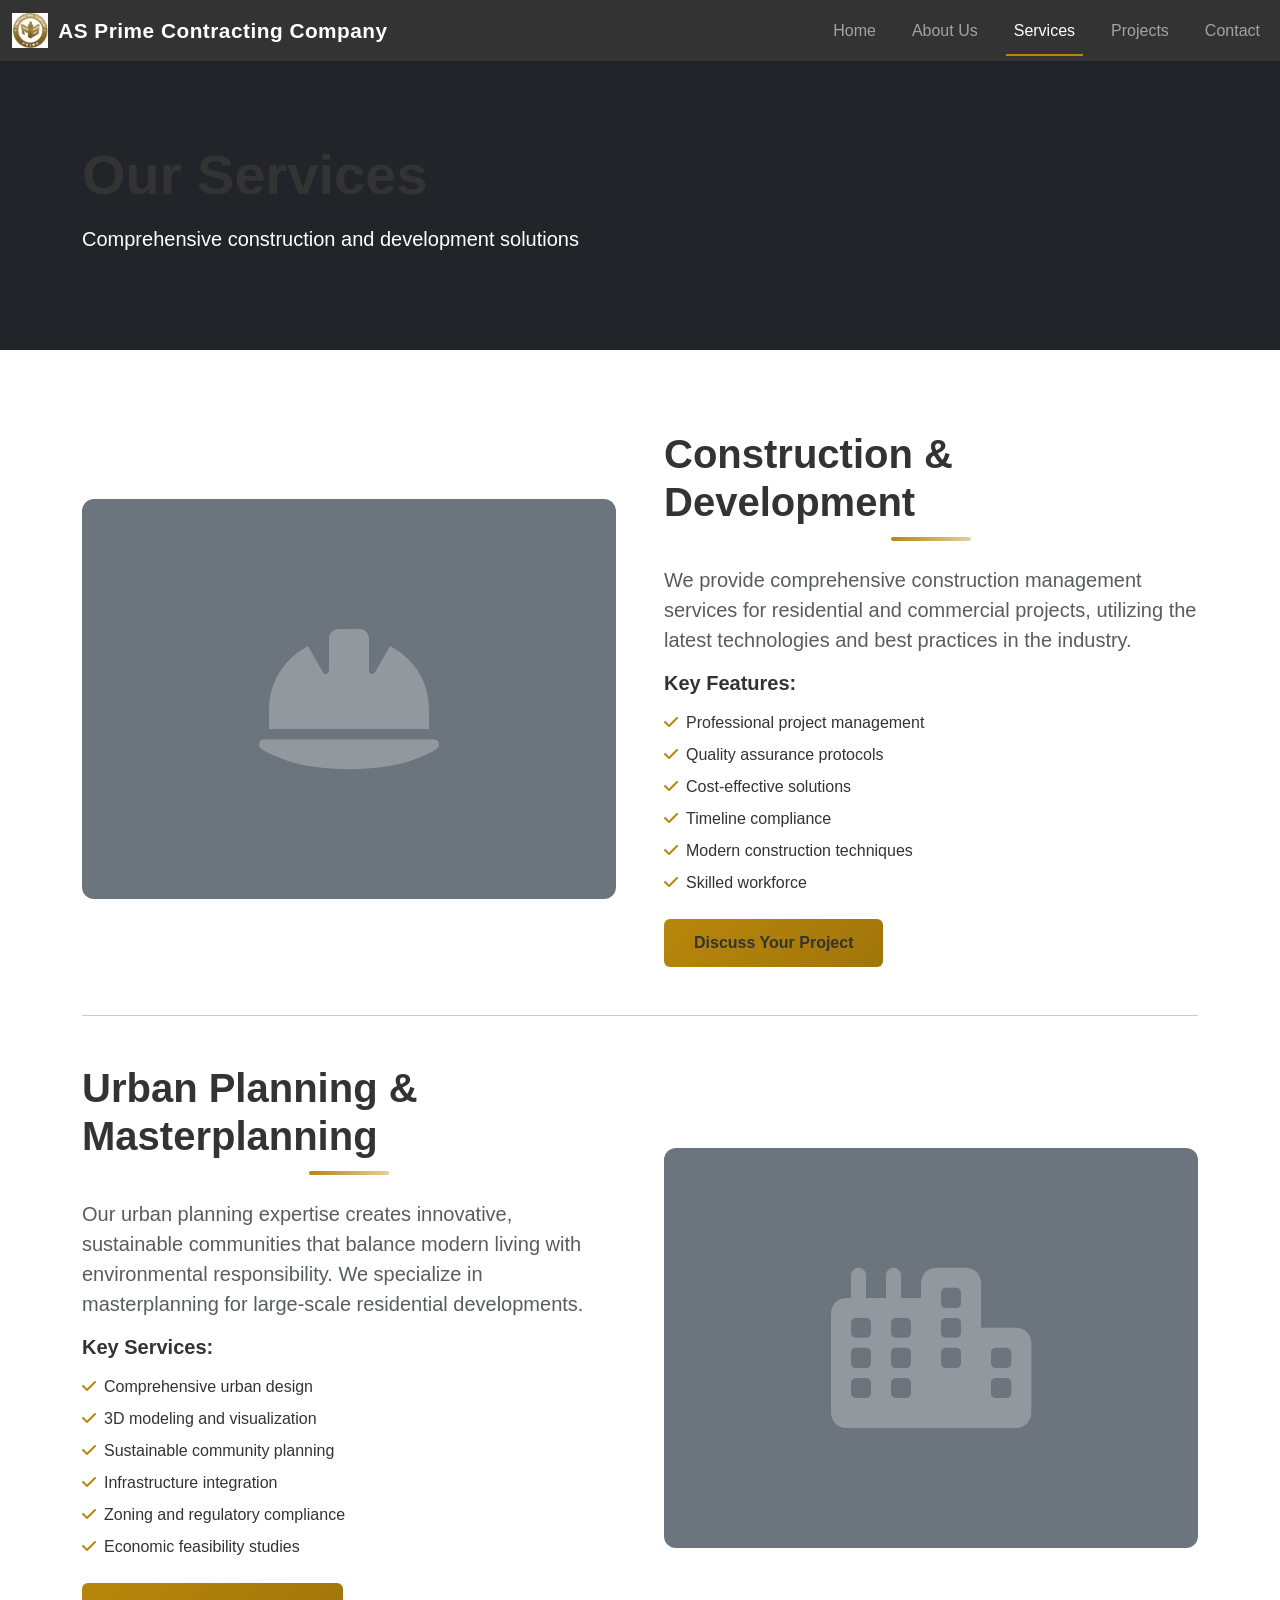
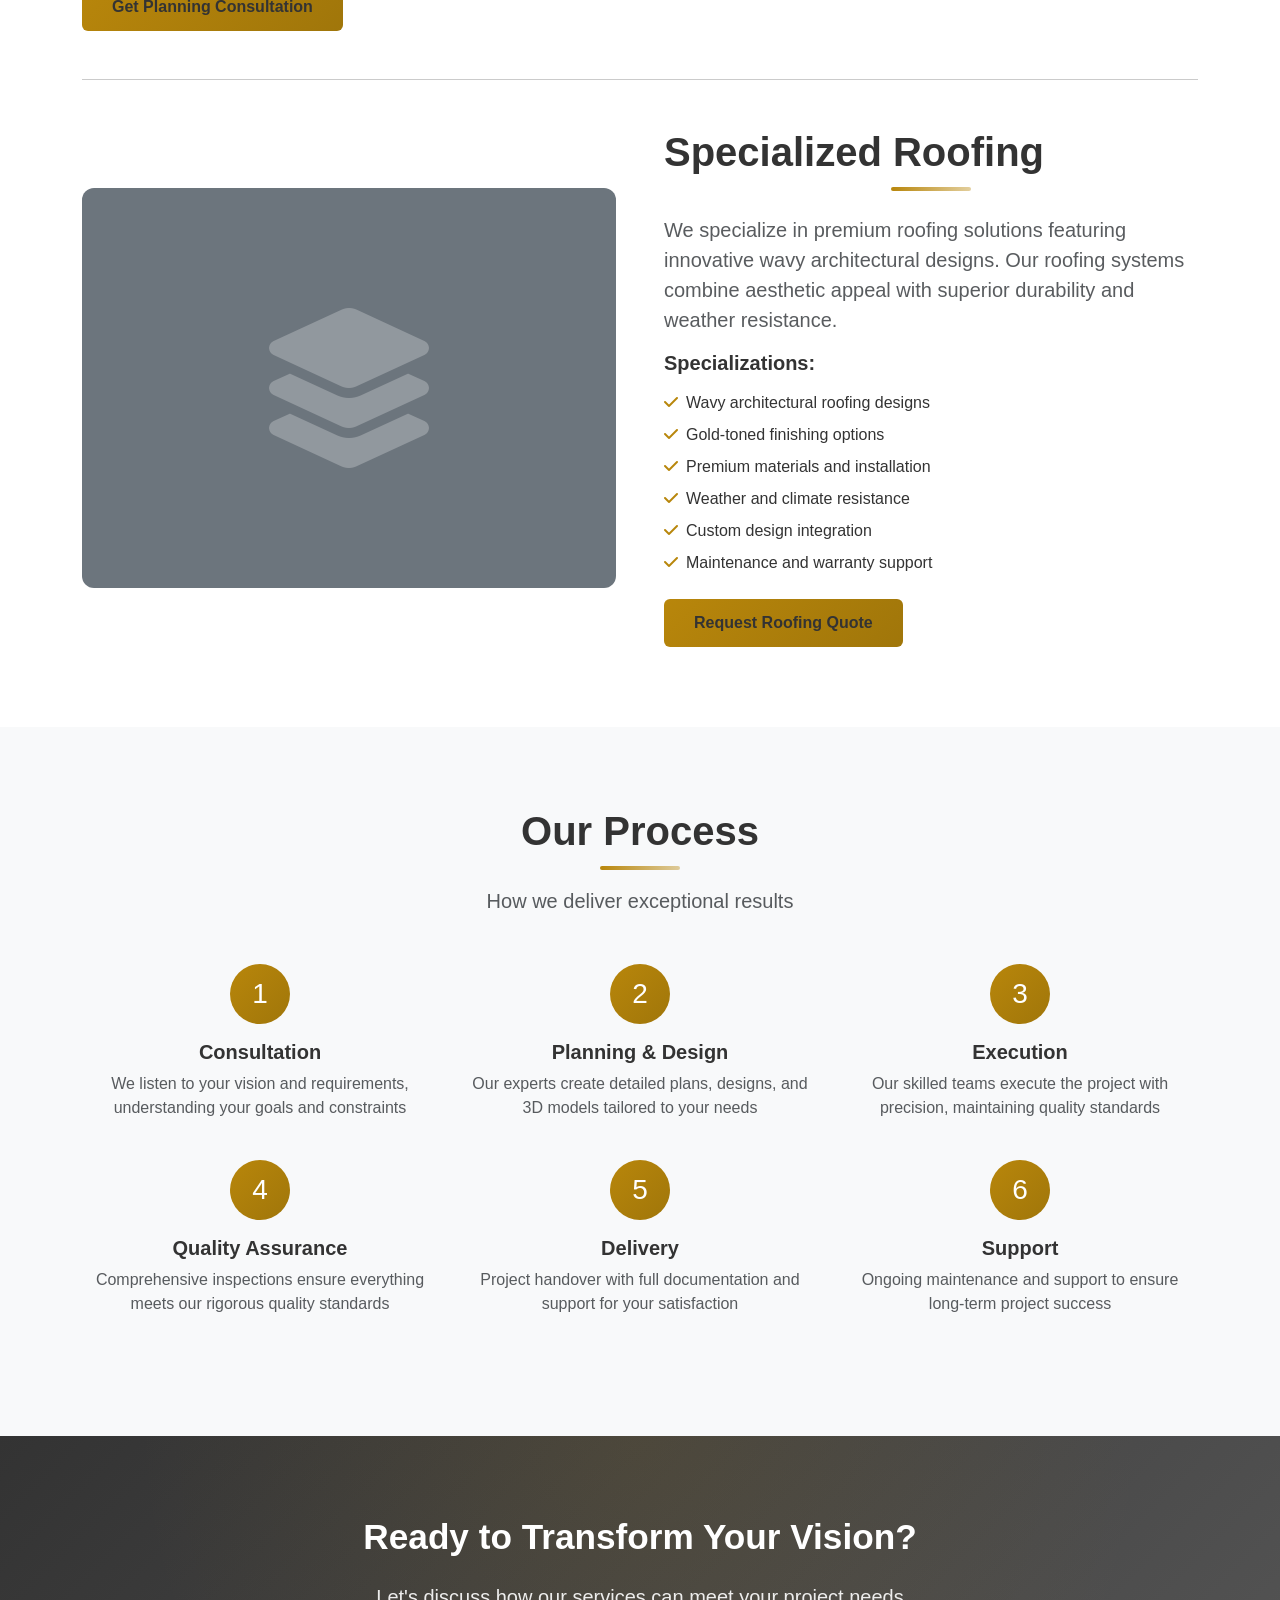
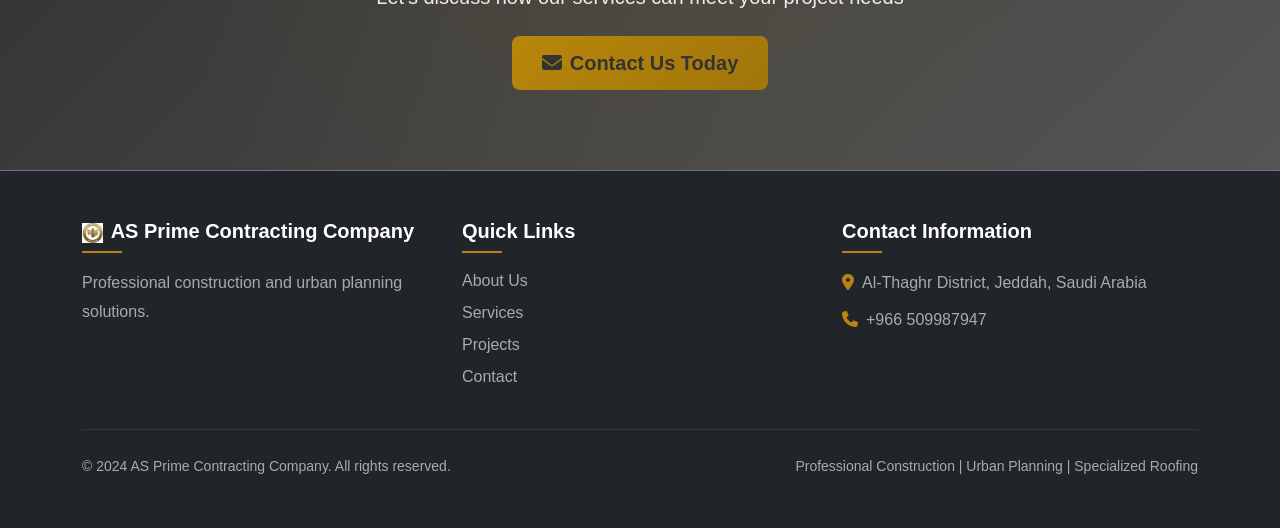
<file: services.html>
<!DOCTYPE html>
<html lang="en">
<head>
    <meta charset="UTF-8">
    <meta name="viewport" content="width=device-width, initial-scale=1.0">
    <title>Services - AS Prime Contracting Company</title>
    <meta name="description" content="Explore AS Prime Contracting Company services including construction, development, urban planning, masterplanning, and specialized roofing solutions.">
    <link rel="canonical" href="https://asprimecontracting.com/services.html">
    
    <link href="https://cdn.jsdelivr.net/npm/bootstrap@5.3.0/dist/css/bootstrap.min.css" rel="stylesheet">
    <link rel="stylesheet" href="https://cdnjs.cloudflare.com/ajax/libs/font-awesome/6.4.0/css/all.min.css">
    <link rel="stylesheet" href="assets/css/style.css">
</head>
<body data-page="services">
    <!-- Navigation Bar -->
    <nav class="navbar navbar-expand-lg navbar-dark bg-dark sticky-top shadow-sm">
        <div class="container-fluid">
            <a class="navbar-brand fw-bold d-flex align-items-center" href="index.html">
                <img src="assets/images/logo.jpg" alt="AS Prime Logo" style="height: 35px; margin-right: 10px;">
                <span>AS Prime Contracting Company</span>
            </a>
            <button class="navbar-toggler" type="button" data-bs-toggle="collapse" data-bs-target="#navbarNav">
                <span class="navbar-toggler-icon"></span>
            </button>
            <div class="collapse navbar-collapse" id="navbarNav">
                <ul class="navbar-nav ms-auto">
                    <li class="nav-item"><a class="nav-link" href="index.html">Home</a></li>
                    <li class="nav-item"><a class="nav-link" href="about.html">About Us</a></li>
                    <li class="nav-item"><a class="nav-link active" href="services.html">Services</a></li>
                    <li class="nav-item"><a class="nav-link" href="projects.html">Projects</a></li>
                    <li class="nav-item"><a class="nav-link" href="contact.html">Contact</a></li>
                </ul>
            </div>
        </div>
    </nav>

    <!-- Page Header -->
    <section class="page-header section-padding bg-dark text-white position-relative overflow-hidden">
        <div class="container position-relative z-3">
            <h1 class="display-4 fw-bold mb-3">Our Services</h1>
            <p class="fs-5">Comprehensive construction and development solutions</p>
        </div>
    </section>

    <!-- Services Grid -->
    <section class="section-padding">
        <div class="container">
            <!-- Service 1: Construction & Development -->
            <div class="row align-items-center g-5 mb-5">
                <div class="col-lg-6">
                    <div class="bg-secondary rounded-lg p-5" style="min-height: 400px; display: flex; align-items: center; justify-content: center;">
                        <i class="fas fa-hard-hat fa-10x text-white opacity-25"></i>
                    </div>
                </div>
                <div class="col-lg-6">
                    <h2 class="section-title mb-4">Construction & Development</h2>
                    <p class="fs-5 mb-3 text-muted">We provide comprehensive construction management services for residential and commercial projects, utilizing the latest technologies and best practices in the industry.</p>
                    <h5 class="mb-3">Key Features:</h5>
                    <ul class="list-unstyled mb-4">
                        <li class="mb-2"><i class="fas fa-check me-2 text-gold"></i>Professional project management</li>
                        <li class="mb-2"><i class="fas fa-check me-2 text-gold"></i>Quality assurance protocols</li>
                        <li class="mb-2"><i class="fas fa-check me-2 text-gold"></i>Cost-effective solutions</li>
                        <li class="mb-2"><i class="fas fa-check me-2 text-gold"></i>Timeline compliance</li>
                        <li class="mb-2"><i class="fas fa-check me-2 text-gold"></i>Modern construction techniques</li>
                        <li class="mb-2"><i class="fas fa-check me-2 text-gold"></i>Skilled workforce</li>
                    </ul>
                    <a href="contact.html" class="btn btn-gold">Discuss Your Project</a>
                </div>
            </div>

            <hr class="my-5">

            <!-- Service 2: Urban Planning & Masterplanning -->
            <div class="row align-items-center g-5 mb-5 flex-lg-row-reverse">
                <div class="col-lg-6">
                    <div class="bg-secondary rounded-lg p-5" style="min-height: 400px; display: flex; align-items: center; justify-content: center;">
                        <i class="fas fa-city fa-10x text-white opacity-25"></i>
                    </div>
                </div>
                <div class="col-lg-6">
                    <h2 class="section-title mb-4">Urban Planning & Masterplanning</h2>
                    <p class="fs-5 mb-3 text-muted">Our urban planning expertise creates innovative, sustainable communities that balance modern living with environmental responsibility. We specialize in masterplanning for large-scale residential developments.</p>
                    <h5 class="mb-3">Key Services:</h5>
                    <ul class="list-unstyled mb-4">
                        <li class="mb-2"><i class="fas fa-check me-2 text-gold"></i>Comprehensive urban design</li>
                        <li class="mb-2"><i class="fas fa-check me-2 text-gold"></i>3D modeling and visualization</li>
                        <li class="mb-2"><i class="fas fa-check me-2 text-gold"></i>Sustainable community planning</li>
                        <li class="mb-2"><i class="fas fa-check me-2 text-gold"></i>Infrastructure integration</li>
                        <li class="mb-2"><i class="fas fa-check me-2 text-gold"></i>Zoning and regulatory compliance</li>
                        <li class="mb-2"><i class="fas fa-check me-2 text-gold"></i>Economic feasibility studies</li>
                    </ul>
                    <a href="contact.html" class="btn btn-gold">Get Planning Consultation</a>
                </div>
            </div>

            <hr class="my-5">

            <!-- Service 3: Specialized Roofing -->
            <div class="row align-items-center g-5">
                <div class="col-lg-6">
                    <div class="bg-secondary rounded-lg p-5" style="min-height: 400px; display: flex; align-items: center; justify-content: center;">
                        <i class="fas fa-layer-group fa-10x text-white opacity-25"></i>
                    </div>
                </div>
                <div class="col-lg-6">
                    <h2 class="section-title mb-4">Specialized Roofing</h2>
                    <p class="fs-5 mb-3 text-muted">We specialize in premium roofing solutions featuring innovative wavy architectural designs. Our roofing systems combine aesthetic appeal with superior durability and weather resistance.</p>
                    <h5 class="mb-3">Specializations:</h5>
                    <ul class="list-unstyled mb-4">
                        <li class="mb-2"><i class="fas fa-check me-2 text-gold"></i>Wavy architectural roofing designs</li>
                        <li class="mb-2"><i class="fas fa-check me-2 text-gold"></i>Gold-toned finishing options</li>
                        <li class="mb-2"><i class="fas fa-check me-2 text-gold"></i>Premium materials and installation</li>
                        <li class="mb-2"><i class="fas fa-check me-2 text-gold"></i>Weather and climate resistance</li>
                        <li class="mb-2"><i class="fas fa-check me-2 text-gold"></i>Custom design integration</li>
                        <li class="mb-2"><i class="fas fa-check me-2 text-gold"></i>Maintenance and warranty support</li>
                    </ul>
                    <a href="contact.html" class="btn btn-gold">Request Roofing Quote</a>
                </div>
            </div>
        </div>
    </section>

    <!-- Service Process -->
    <section class="section-padding bg-light">
        <div class="container">
            <div class="text-center mb-5">
                <h2 class="section-title mb-3">Our Process</h2>
                <p class="text-muted fs-5">How we deliver exceptional results</p>
            </div>

            <div class="row">
                <div class="col-md-6 col-lg-4 mb-4">
                    <div class="text-center">
                        <div class="bg-gold-gradient text-white rounded-circle d-inline-flex align-items-center justify-content-center mb-3" style="width: 60px; height: 60px; font-size: 28px;">1</div>
                        <h5 class="mb-2">Consultation</h5>
                        <p class="text-muted">We listen to your vision and requirements, understanding your goals and constraints</p>
                    </div>
                </div>

                <div class="col-md-6 col-lg-4 mb-4">
                    <div class="text-center">
                        <div class="bg-gold-gradient text-white rounded-circle d-inline-flex align-items-center justify-content-center mb-3" style="width: 60px; height: 60px; font-size: 28px;">2</div>
                        <h5 class="mb-2">Planning & Design</h5>
                        <p class="text-muted">Our experts create detailed plans, designs, and 3D models tailored to your needs</p>
                    </div>
                </div>

                <div class="col-md-6 col-lg-4 mb-4">
                    <div class="text-center">
                        <div class="bg-gold-gradient text-white rounded-circle d-inline-flex align-items-center justify-content-center mb-3" style="width: 60px; height: 60px; font-size: 28px;">3</div>
                        <h5 class="mb-2">Execution</h5>
                        <p class="text-muted">Our skilled teams execute the project with precision, maintaining quality standards</p>
                    </div>
                </div>

                <div class="col-md-6 col-lg-4 mb-4">
                    <div class="text-center">
                        <div class="bg-gold-gradient text-white rounded-circle d-inline-flex align-items-center justify-content-center mb-3" style="width: 60px; height: 60px; font-size: 28px;">4</div>
                        <h5 class="mb-2">Quality Assurance</h5>
                        <p class="text-muted">Comprehensive inspections ensure everything meets our rigorous quality standards</p>
                    </div>
                </div>

                <div class="col-md-6 col-lg-4 mb-4">
                    <div class="text-center">
                        <div class="bg-gold-gradient text-white rounded-circle d-inline-flex align-items-center justify-content-center mb-3" style="width: 60px; height: 60px; font-size: 28px;">5</div>
                        <h5 class="mb-2">Delivery</h5>
                        <p class="text-muted">Project handover with full documentation and support for your satisfaction</p>
                    </div>
                </div>

                <div class="col-md-6 col-lg-4 mb-4">
                    <div class="text-center">
                        <div class="bg-gold-gradient text-white rounded-circle d-inline-flex align-items-center justify-content-center mb-3" style="width: 60px; height: 60px; font-size: 28px;">6</div>
                        <h5 class="mb-2">Support</h5>
                        <p class="text-muted">Ongoing maintenance and support to ensure long-term project success</p>
                    </div>
                </div>
            </div>
        </div>
    </section>

    <!-- CTA Section -->
    <section class="cta-section section-padding bg-dark text-white">
        <div class="container text-center">
            <h2 class="mb-4">Ready to Transform Your Vision?</h2>
            <p class="fs-5 mb-4">Let's discuss how our services can meet your project needs</p>
            <a href="contact.html" class="btn btn-gold btn-lg">
                <i class="fas fa-envelope me-2"></i>Contact Us Today
            </a>
        </div>
    </section>

    <!-- Footer -->
    <footer class="bg-dark text-white py-5 border-top border-secondary">
        <div class="container">
            <div class="row g-4">
                <div class="col-md-4">
                    <h5 class="mb-3"><img src="assets/images/logo.jpg" alt="AS Prime Logo" style="height: 20px; display: inline-block; margin-right: 8px;">AS Prime Contracting Company</h5>
                    <p class="text-muted">Professional construction and urban planning solutions.</p>
                </div>
                <div class="col-md-4">
                    <h5 class="mb-3">Quick Links</h5>
                    <ul class="list-unstyled">
                        <li class="mb-2"><a href="about.html" class="text-muted text-decoration-none">About Us</a></li>
                        <li class="mb-2"><a href="services.html" class="text-muted text-decoration-none">Services</a></li>
                        <li class="mb-2"><a href="projects.html" class="text-muted text-decoration-none">Projects</a></li>
                        <li><a href="contact.html" class="text-muted text-decoration-none">Contact</a></li>
                    </ul>
                </div>
                <div class="col-md-4">
                    <h5 class="mb-3">Contact Information</h5>
                    <p class="text-muted mb-2"><i class="fas fa-map-marker-alt me-2 text-gold"></i>Al-Thaghr District, Jeddah, Saudi Arabia</p>
                    <p class="text-muted mb-0"><i class="fas fa-phone me-2 text-gold"></i><a href="tel:+966509987947" class="text-muted text-decoration-none">+966 509987947</a></p>
                </div>
            </div>
            <hr class="border-secondary my-4">
            <div class="row align-items-center">
                <div class="col-md-6 text-muted small"><p>&copy; 2024 AS Prime Contracting Company. All rights reserved.</p></div>
                <div class="col-md-6 text-end text-muted small"><p>Professional Construction | Urban Planning | Specialized Roofing</p></div>
            </div>
        </div>
    </footer>

    <script src="https://cdn.jsdelivr.net/npm/bootstrap@5.3.0/dist/js/bootstrap.bundle.min.js"></script>
    <script src="assets/js/script.js"></script>
</body>
</html>
</file>
<file: assets/css/style.css>
/* ================================================================
   AS Prime Contracting - Main Stylesheet
   Brand Colors: Gold/Bronze (#B8860B), Deep Grey (#333333), White
   ================================================================ */

:root {
    --primary-gold: #B8860B;
    --dark-grey: #333333;
    --light-bg: #f8f9fa;
    --white: #ffffff;
    --text-muted: #6c757d;
    --transition: all 0.3s ease;
}

/* ================================================================
   Global Styles
   ================================================================ */

* {
    margin: 0;
    padding: 0;
    box-sizing: border-box;
}

html {
    scroll-behavior: smooth;
}

body {
    font-family: 'Segoe UI', Tahoma, Geneva, Verdana, sans-serif;
    color: var(--dark-grey);
    background-color: var(--white);
}

/* ================================================================
   Typography & Text Utilities
   ================================================================ */

h1, h2, h3, h4, h5, h6 {
    color: var(--dark-grey);
    font-weight: 700;
}

.section-title {
    font-size: 2.5rem;
    color: var(--dark-grey);
    position: relative;
    padding-bottom: 15px;
}

.section-title::after {
    content: '';
    position: absolute;
    bottom: 0;
    left: 50%;
    transform: translateX(-50%);
    width: 80px;
    height: 4px;
    background: linear-gradient(90deg, var(--primary-gold), rgba(184, 134, 11, 0.4));
    border-radius: 2px;
}

.text-gold {
    color: var(--primary-gold);
}

/* ================================================================
   Buttons & CTA Elements
   ================================================================ */

.btn-gold {
    background: linear-gradient(135deg, var(--primary-gold), #a0760a);
    border: none;
    color: var(--dark-grey);
    font-weight: 600;
    padding: 12px 30px;
    transition: var(--transition);
    text-decoration: none;
}

.btn-gold:hover {
    background: linear-gradient(135deg, #a0760a, var(--primary-gold));
    color: var(--dark-grey);
    transform: translateY(-2px);
    box-shadow: 0 8px 20px rgba(184, 134, 11, 0.3);
}

.btn-outline-light:hover {
    background-color: var(--primary-gold);
    border-color: var(--primary-gold);
    color: var(--dark-grey);
}

/* ================================================================
   Navigation Bar
   ================================================================ */

.navbar {
    background-color: var(--dark-grey) !important;
}

.navbar-brand {
    font-size: 1.3rem;
    font-weight: 700;
    letter-spacing: 0.5px;
}

.navbar-nav .nav-link {
    margin-left: 20px;
    transition: var(--transition);
    position: relative;
}

.navbar-nav .nav-link::after {
    content: '';
    position: absolute;
    bottom: -5px;
    left: 0;
    width: 0;
    height: 2px;
    background-color: var(--primary-gold);
    transition: width 0.3s ease;
}

.navbar-nav .nav-link:hover::after,
.navbar-nav .nav-link.active::after {
    width: 100%;
}

.navbar-nav .nav-link:hover {
    color: var(--primary-gold) !important;
}

/* ================================================================
   Hero Section
   ================================================================ */

.hero-section {
    min-height: 100vh;
    background-image: url('../images/construction-bg.jpg');
    background-size: cover;
    background-position: center;
    background-attachment: fixed;
    position: relative;
    overflow: hidden;
}

.hero-section::before {
    content: '';
    position: absolute;
    top: 0;
    left: 0;
    right: 0;
    bottom: 0;
    background: 
        linear-gradient(135deg, rgba(51, 51, 51, 0.85), rgba(85, 85, 85, 0.85)),
        radial-gradient(circle at 20% 50%, rgba(184, 134, 11, 0.1) 0%, transparent 50%),
        radial-gradient(circle at 80% 80%, rgba(184, 134, 11, 0.08) 0%, transparent 50%);
    z-index: 1;
}

.hero-content {
    z-index: 3;
    animation: slideUp 0.8s ease-out;
}

@keyframes slideUp {
    from {
        opacity: 0;
        transform: translateY(30px);
    }
    to {
        opacity: 1;
        transform: translateY(0);
    }
}

.hero-section h1 {
    color: var(--white);
    font-size: 3.5rem;
    line-height: 1.2;
    text-shadow: 2px 2px 4px rgba(0, 0, 0, 0.3);
}

.hero-section p {
    color: rgba(255, 255, 255, 0.9);
    font-size: 1.2rem;
}

.hero-wave {
    width: 100%;
    height: 120px;
    z-index: 2;
}

/* Media Query for Hero Section */
@media (max-width: 768px) {
    .hero-section h1 {
        font-size: 2.2rem;
    }
    
    .hero-section p {
        font-size: 1rem;
    }
}

/* ================================================================
   Section Padding Utility
   ================================================================ */

.section-padding {
    padding: 80px 0;
}

@media (max-width: 768px) {
    .section-padding {
        padding: 60px 0;
    }
}

/* ================================================================
   Services Overview Section
   ================================================================ */

.services-overview {
    background-color: var(--light-bg);
}

.service-card {
    padding: 40px;
    background-color: var(--white);
    border-radius: 12px;
    transition: var(--transition);
    cursor: pointer;
    display: flex;
    flex-direction: column;
    height: 100%;
}

.service-card:hover {
    transform: translateY(-10px);
    box-shadow: 0 15px 40px rgba(184, 134, 11, 0.15);
}

.service-icon {
    width: 80px;
    height: 80px;
    border-radius: 12px;
    margin: 0 auto 20px;
    background: linear-gradient(135deg, var(--primary-gold), #a0760a) !important;
}

.service-card h4 {
    font-size: 1.3rem;
    margin-bottom: 15px;
    color: var(--dark-grey);
}

.service-card p {
    flex-grow: 1;
    margin-bottom: 20px;
    line-height: 1.6;
}

.transition-all {
    transition: var(--transition);
}

/* ================================================================
   Featured Projects Section
   ================================================================ */

.featured-projects {
    background-color: var(--white);
}

.project-card {
    overflow: hidden;
    border-radius: 12px;
    transition: var(--transition);
    display: flex;
    flex-direction: column;
    height: 100%;
}

.project-card:hover {
    transform: translateY(-8px);
    box-shadow: 0 20px 50px rgba(184, 134, 11, 0.2);
}

.project-image {
    background: linear-gradient(135deg, #555555, #777777);
    min-height: 300px;
    transition: var(--transition);
    overflow: hidden;
}

.project-card:hover .project-image {
    transform: scale(1.05);
}

.project-info {
    flex-grow: 1;
    display: flex;
    flex-direction: column;
}

.project-info h4 {
    font-size: 1.4rem;
    margin-bottom: 12px;
    color: var(--dark-grey);
}

.project-info p {
    flex-grow: 1;
    color: var(--text-muted);
    line-height: 1.6;
    margin-bottom: 20px;
}

.badge.bg-gold {
    background-color: var(--primary-gold) !important;
    color: var(--dark-grey);
    font-weight: 600;
    padding: 8px 14px;
}

/* ================================================================
   Divider Waves (SVG)
   ================================================================ */

.hero-wave,
.divider-wave {
    display: block;
    margin-bottom: -1px;
}

.divider-wave {
    opacity: 0.5;
}

/* ================================================================
   CTA Section
   ================================================================ */

.cta-section {
    background: linear-gradient(135deg, var(--dark-grey) 0%, #555555 100%);
    position: relative;
}

.cta-section::before {
    content: '';
    position: absolute;
    top: 0;
    left: 0;
    right: 0;
    bottom: 0;
    background: radial-gradient(circle at 50% 0%, rgba(184, 134, 11, 0.1) 0%, transparent 70%);
}

.cta-section h2 {
    color: var(--white);
    font-size: 2.2rem;
    margin-bottom: 15px;
    position: relative;
    z-index: 2;
}

.cta-section p {
    color: rgba(255, 255, 255, 0.9);
    position: relative;
    z-index: 2;
}

.cta-section .btn {
    position: relative;
    z-index: 2;
}

/* ================================================================
   Footer
   ================================================================ */

footer {
    background-color: var(--dark-grey) !important;
    border-top: 2px solid var(--primary-gold);
}

footer h5 {
    color: var(--white);
    font-weight: 700;
    position: relative;
    padding-bottom: 10px;
}

footer h5::after {
    content: '';
    position: absolute;
    bottom: 0;
    left: 0;
    width: 40px;
    height: 2px;
    background-color: var(--primary-gold);
}

footer .text-muted {
    color: #aaa !important;
    transition: var(--transition);
}

footer a:not(.btn) {
    color: #aaa;
    transition: var(--transition);
}

footer a:not(.btn):hover {
    color: var(--primary-gold);
}

.social-links a {
    display: inline-block;
    width: 40px;
    height: 40px;
    border-radius: 50%;
    background-color: rgba(184, 134, 11, 0.1);
    display: flex;
    align-items: center;
    justify-content: center;
    transition: var(--transition);
}

.social-links a:hover {
    background-color: var(--primary-gold);
    color: var(--dark-grey) !important;
}

footer p {
    margin-bottom: 0;
    line-height: 1.8;
}

/* ================================================================
   Custom Gradient Classes
   ================================================================ */

.bg-gold-gradient {
    background: linear-gradient(135deg, var(--primary-gold), #a0760a) !important;
}

/* ================================================================
   Utility Classes
   ================================================================ */

.rounded-lg {
    border-radius: 12px;
}

.shadow-sm {
    box-shadow: 0 2px 8px rgba(0, 0, 0, 0.08);
}

/* ================================================================
   Responsive Design - Tablets
   ================================================================ */

@media (max-width: 992px) {
    .section-title {
        font-size: 2rem;
    }
    
    .hero-section h1 {
        font-size: 2.5rem;
    }
    
    .navbar-nav .nav-link {
        margin-left: 10px;
    }
}

/* ================================================================
   Responsive Design - Mobile
   ================================================================ */

@media (max-width: 576px) {
    .section-title {
        font-size: 1.8rem;
    }
    
    .section-title::after {
        width: 60px;
    }
    
    .hero-section {
        min-height: 80vh;
    }
    
    .hero-section h1 {
        font-size: 1.8rem;
        margin-bottom: 20px;
    }
    
    .hero-section p {
        font-size: 1rem;
        margin-bottom: 25px;
    }
    
    .btn-gold,
    .btn-outline-light {
        width: 100%;
        margin-bottom: 12px !important;
        margin-right: 0 !important;
    }
    
    .service-card,
    .project-card {
        padding: 25px;
    }
    
    .service-icon {
        width: 70px;
        height: 70px;
    }
    
    .cta-section h2 {
        font-size: 1.7rem;
    }
    
    footer .row {
        text-align: center;
    }
    
    footer h5::after {
        left: 50%;
        transform: translateX(-50%);
    }
    
    .project-image {
        min-height: 250px;
    }
}

/* ================================================================
   Accessibility & Print Styles
   ================================================================ */

@media print {
    .navbar,
    footer {
        display: none;
    }
    
    body {
        font-size: 12pt;
        color: #000;
    }
}

/* Focus styles for accessibility */
:focus-visible {
    outline: 2px solid var(--primary-gold);
    outline-offset: 2px;
}

button:focus-visible,
a:focus-visible {
    outline: 2px solid var(--primary-gold);
    outline-offset: 2px;
}

/* ================================================================
   Loading & Animation Classes
   ================================================================ */

@keyframes fadeIn {
    from {
        opacity: 0;
    }
    to {
        opacity: 1;
    }
}

@keyframes slideInLeft {
    from {
        opacity: 0;
        transform: translateX(-30px);
    }
    to {
        opacity: 1;
        transform: translateX(0);
    }
}

@keyframes slideInRight {
    from {
        opacity: 0;
        transform: translateX(30px);
    }
    to {
        opacity: 1;
        transform: translateX(0);
    }
}

.fade-in {
    animation: fadeIn 0.6s ease-out;
}

.slide-in-left {
    animation: slideInLeft 0.6s ease-out;
}

.slide-in-right {
    animation: slideInRight 0.6s ease-out;
}
</file>
